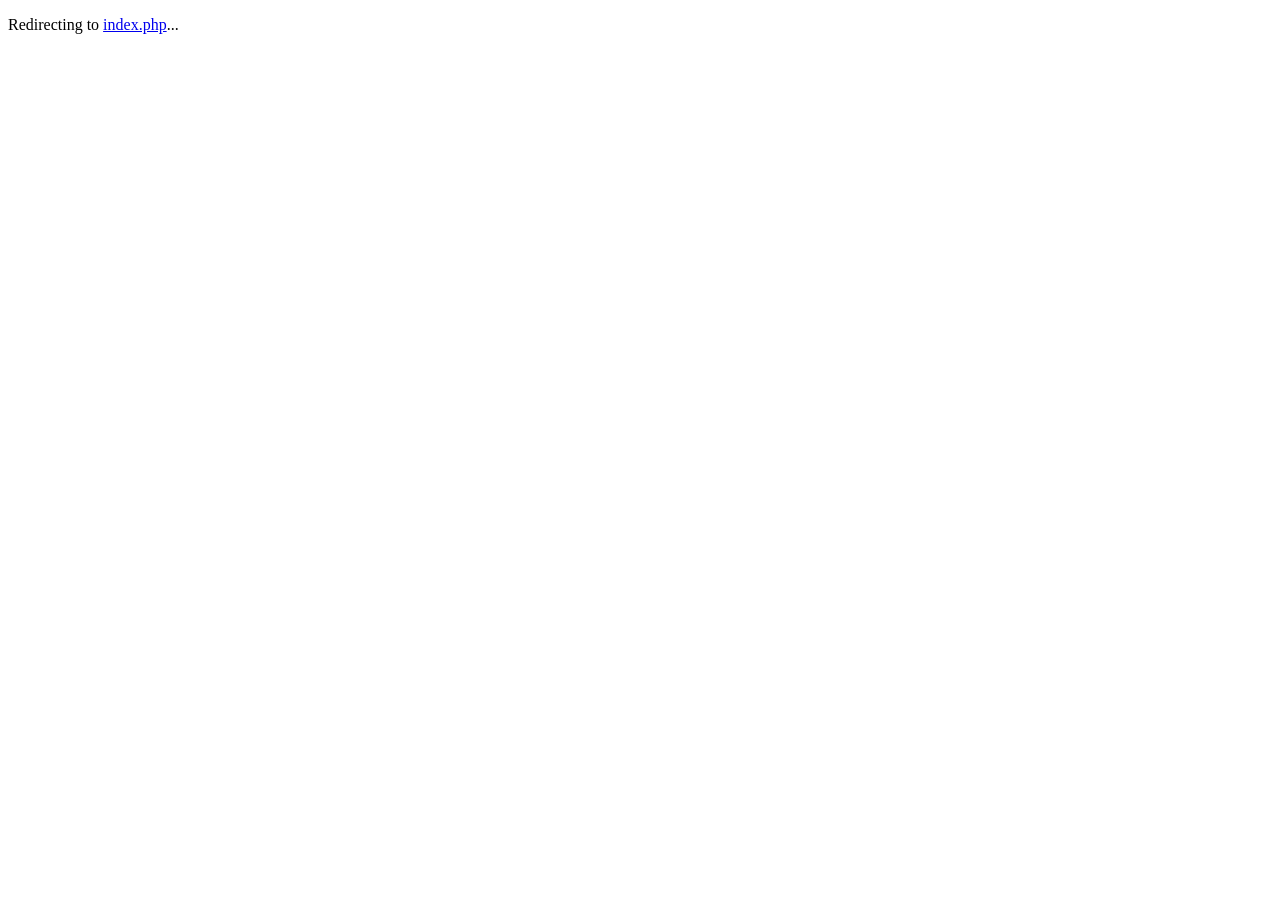
<file: index.html>
<!DOCTYPE html>
<html lang="en">
<head>
  <meta charset="utf-8">
  <meta http-equiv="refresh" content="0; url=index.php">
  <title>Redirecting...</title>
</head>
<body>
  <p>Redirecting to <a href="index.php">index.php</a>...</p>
</body>
</html>
</file>
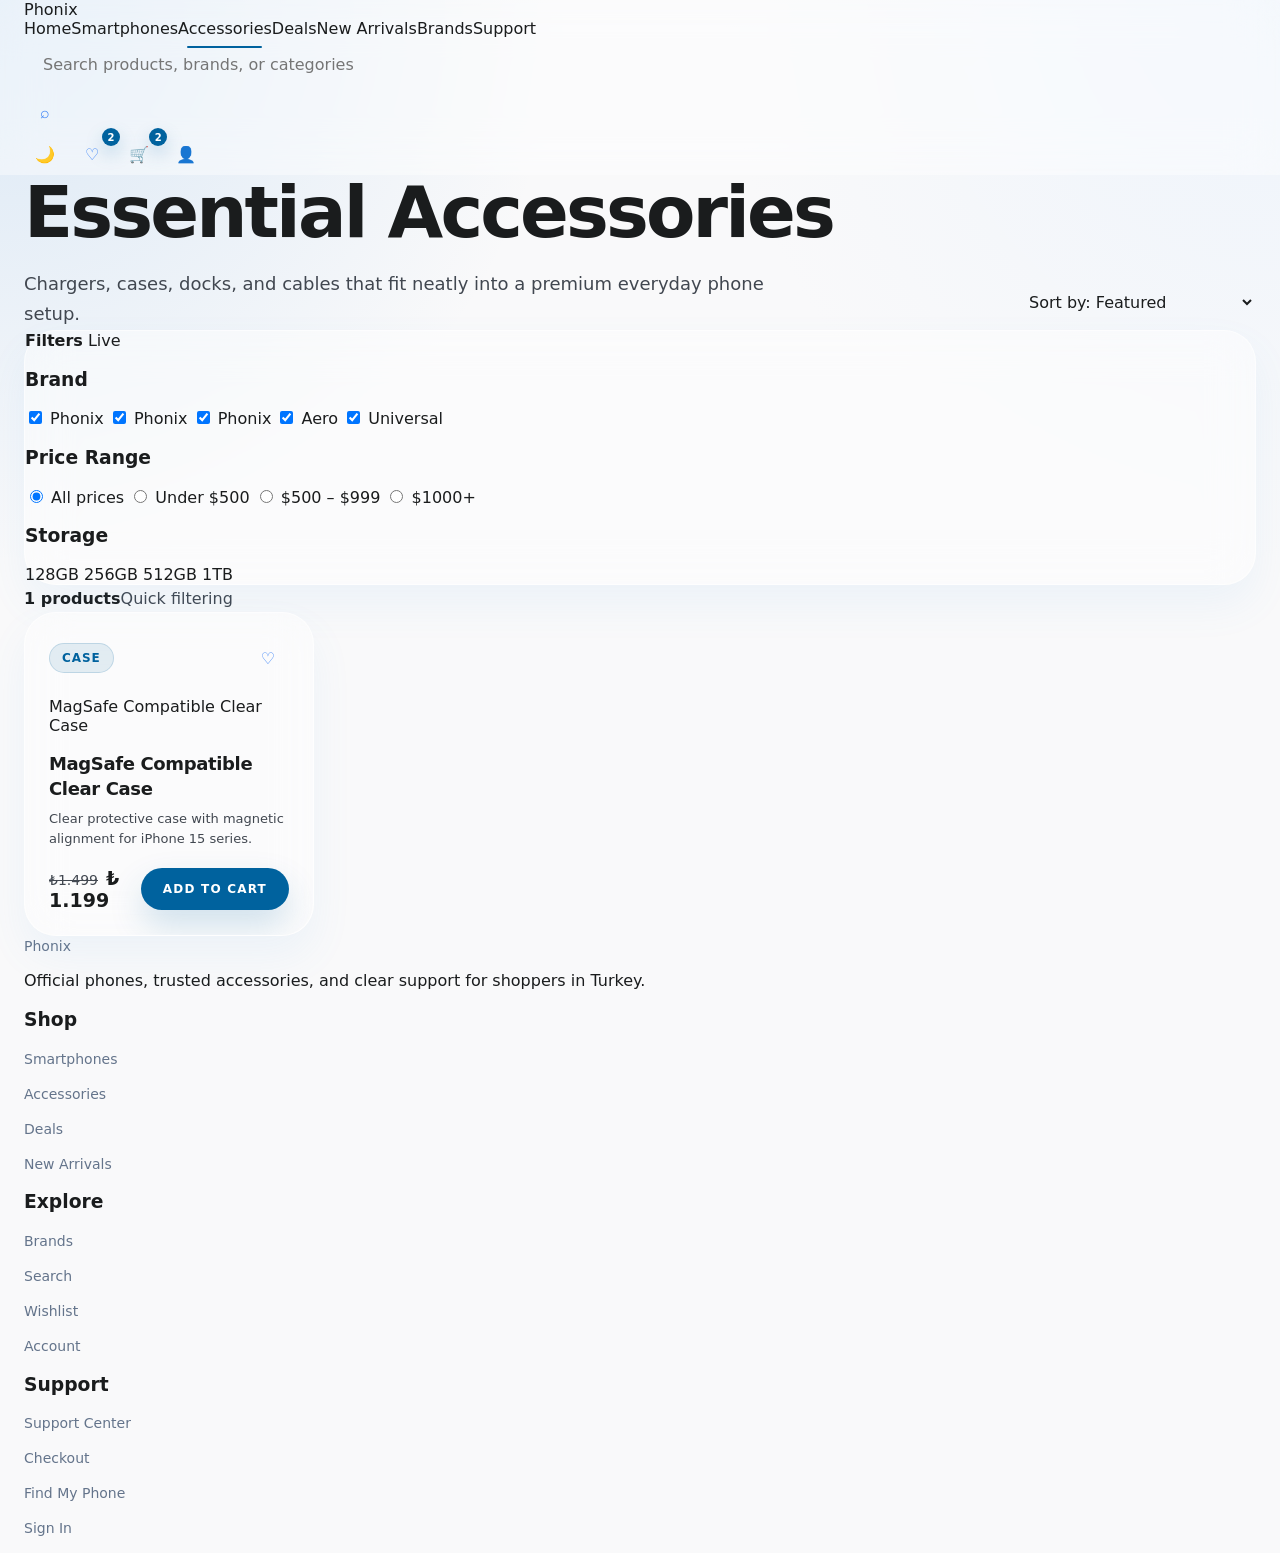
<file: accessories.html>
<!doctype html>
<html lang="en">
<head>
  <meta charset="utf-8">
  <meta name="viewport" content="width=device-width,initial-scale=1">
  <title>Phonix - Accessories</title>
  <meta name="description" content="Official phones, accessories, deals, and support for shoppers in Turkey.">
  <link rel="stylesheet" href="assets/css/style.css">
  <script defer src="assets/js/app.js"></script>
</head>
<body data-page="accessories">
  <div class="site-shell">
    
<header class="topbar">
  <div class="container">
    <div class="topbar-inner">
      <a class="brand" href="index.php">
        <span class="brand-mark" aria-hidden="true"></span>
        <span>Phonix</span>
      </a>
      <nav class="nav-links desktop-nav" aria-label="Primary navigation"><a href="index.php">Home</a><a href="smartphones.html" class="">Smartphones</a><a href="accessories.html" class="active">Accessories</a><a href="deals.html" class="">Deals</a><a href="new-arrivals.html" class="">New Arrivals</a><a href="brands.html" class="">Brands</a><a href="support.html" class="">Support</a></nav>
      <div class="top-actions">
        <form class="search-form-inline js-search-form desktop-only" action="search.html" style="min-width:260px">
          <input type="search" name="q" placeholder="Search products, brands, or categories">
          <button class="icon-btn search-btn" type="submit" aria-label="Search">⌕</button>
        </form>
        <button class="icon-btn js-theme" type="button" title="Toggle theme">🌙</button>
        <a class="icon-btn desktop-only" href="wishlist.html" title="Wishlist" style="position:relative">♡<span class="count js-wishlist-count">0</span></a>
        <a class="icon-btn desktop-only" href="checkout.html" title="Cart" style="position:relative">🛒<span class="count js-cart-count">0</span></a>
        <a class="icon-btn desktop-only" href="account.html" title="Account">👤</a>
        <button class="icon-btn mobile-toggle js-mobile-toggle" type="button" title="Menu">☰</button>
      </div>
    </div>
    <nav class="mobile-nav"><a href="index.php">Home</a><a href="smartphones.html">Smartphones</a><a href="accessories.html">Accessories</a><a href="deals.html">Deals</a><a href="new-arrivals.html">New Arrivals</a><a href="brands.html">Brands</a><a href="support.html">Support</a><a href="wishlist.html">Wishlist</a><a href="auth.html">Sign In</a></nav>
  </div>
</header>
<div class="js-toast" style="position:fixed;left:50%;transform:translateX(-50%);bottom:22px;z-index:200;background:var(--text);color:var(--bg);padding:.85rem 1rem;border-radius:999px;display:none"></div>

    <main>
<section class="container">
  <div class="page-head">
    <div>
      <h1>Essential Accessories</h1>
      <p>Chargers, cases, docks, and cables that fit neatly into a premium everyday phone setup.</p>
    </div>
    <div style="min-width:250px">
      <select id="sort" class="select">
        <option value="featured">Sort by: Featured</option>
        <option value="price-asc">Price: Low to High</option>
        <option value="price-desc">Price: High to Low</option>
        <option value="name">Name</option>
      </select>
    </div>
  </div>
  <div class="layout-sidebar">
    
<aside class="card filter-box">
  <div class="sort-line">
    <strong>Filters</strong>
    <span class="kbd">Live</span>
  </div>
  <div class="filter-group">
    <h3>Brand</h3>
    <div class="filter-list">
      <label class="check"><input type="checkbox" name="brand" value="Phonix" checked> Phonix</label>
      <label class="check"><input type="checkbox" name="brand" value="Phonix" checked> Phonix</label>
      <label class="check"><input type="checkbox" name="brand" value="Phonix" checked> Phonix</label>
      <label class="check"><input type="checkbox" name="brand" value="Aero" checked> Aero</label>
      <label class="check"><input type="checkbox" name="brand" value="Universal" checked> Universal</label>
    </div>
  </div>
  <div class="filter-group">
    <h3>Price Range</h3>
    <div class="filter-list">
      <label class="check"><input type="radio" name="price" value="all" checked> All prices</label>
      <label class="check"><input type="radio" name="price" value="under-500"> Under $500</label>
      <label class="check"><input type="radio" name="price" value="500-999"> $500 – $999</label>
      <label class="check"><input type="radio" name="price" value="1000+"> $1000+</label>
    </div>
  </div>
  <div class="filter-group">
    <h3>Storage</h3>
    <div class="inline-pills">
      <span class="pill active">128GB</span>
      <span class="pill">256GB</span>
      <span class="pill">512GB</span>
      <span class="pill">1TB</span>
    </div>
  </div>
</aside>

    <section>
      <div class="sort-line"><strong id="listing-count">0 products</strong><span class="muted">Quick filtering</span></div>
      <div id="listing-grid" class="product-grid"></div>
    </section>
  </div>
</section>
</main>
    
<footer class="footer">
  <div class="container footer-grid">
    <div>
      <a class="brand footer-brand" href="index.php">
        <span class="brand-mark" aria-hidden="true"></span>
        <span>Phonix</span>
      </a>
      <p class="footer-copy">Official phones, trusted accessories, and clear support for shoppers in Turkey.</p>
    </div>
    <div>
      <h3>Shop</h3>
      <p><a href="smartphones.html">Smartphones</a></p>
      <p><a href="accessories.html">Accessories</a></p>
      <p><a href="deals.html">Deals</a></p>
      <p><a href="new-arrivals.html">New Arrivals</a></p>
    </div>
    <div>
      <h3>Explore</h3>
      <p><a href="brands.html">Brands</a></p>
      <p><a href="search.html">Search</a></p>
      <p><a href="wishlist.html">Wishlist</a></p>
      <p><a href="account.html">Account</a></p>
    </div>
    <div>
      <h3>Support</h3>
      <p><a href="support.html">Support Center</a></p>
      <p><a href="checkout.html">Checkout</a></p>
      <p><a href="phone-finder.php">Find My Phone</a></p>
      <p><a href="auth.html">Sign In</a></p>
    </div>
  </div>
</footer>

  </div>
</body>
</html>
</file>
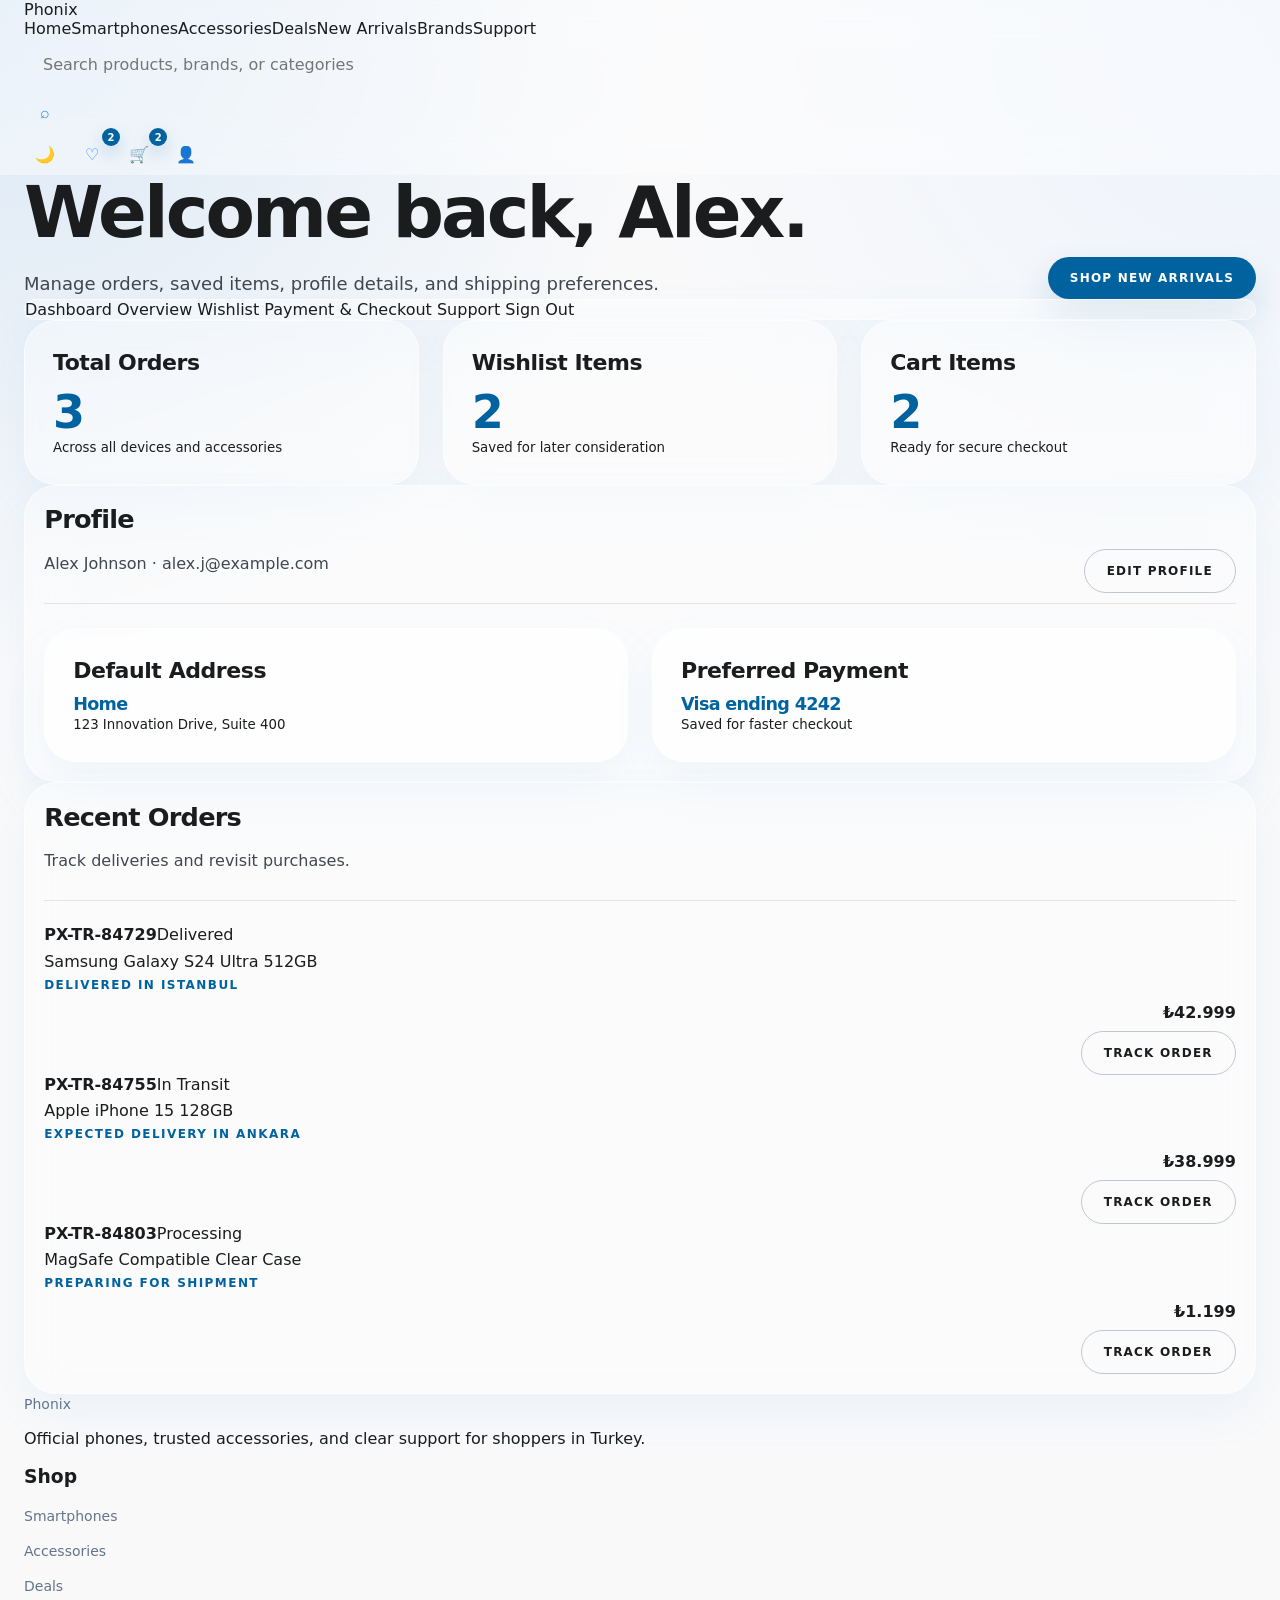
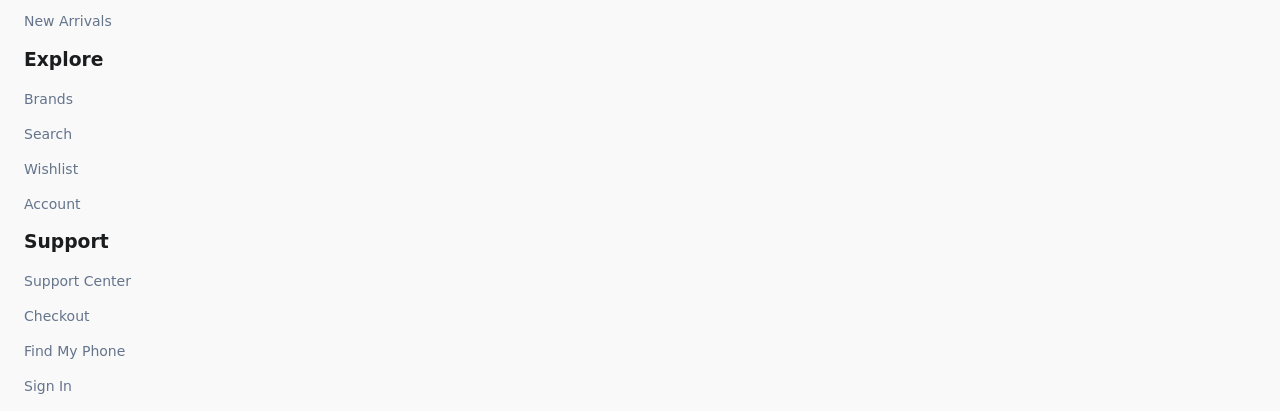
<file: account.html>
<!doctype html>
<html lang="en">
<head>
  <meta charset="utf-8">
  <meta name="viewport" content="width=device-width,initial-scale=1">
  <title>Phonix - Account Dashboard</title>
  <meta name="description" content="Official phones, accessories, deals, and support for shoppers in Turkey.">
  <link rel="stylesheet" href="assets/css/style.css">
  <script defer src="assets/js/app.js"></script>
</head>
<body data-page="account">
  <div class="site-shell">
    
<header class="topbar">
  <div class="container">
    <div class="topbar-inner">
      <a class="brand" href="index.php">
        <span class="brand-mark" aria-hidden="true"></span>
        <span>Phonix</span>
      </a>
      <nav class="nav-links desktop-nav" aria-label="Primary navigation"><a href="index.php">Home</a><a href="smartphones.html" class="">Smartphones</a><a href="accessories.html" class="">Accessories</a><a href="deals.html" class="">Deals</a><a href="new-arrivals.html" class="">New Arrivals</a><a href="brands.html" class="">Brands</a><a href="support.html" class="">Support</a></nav>
      <div class="top-actions">
        <form class="search-form-inline js-search-form desktop-only" action="search.html" style="min-width:260px">
          <input type="search" name="q" placeholder="Search products, brands, or categories">
          <button class="icon-btn search-btn" type="submit" aria-label="Search">⌕</button>
        </form>
        <button class="icon-btn js-theme" type="button" title="Toggle theme">🌙</button>
        <a class="icon-btn desktop-only" href="wishlist.html" title="Wishlist" style="position:relative">♡<span class="count js-wishlist-count">0</span></a>
        <a class="icon-btn desktop-only" href="checkout.html" title="Cart" style="position:relative">🛒<span class="count js-cart-count">0</span></a>
        <a class="icon-btn desktop-only" href="account.html" title="Account">👤</a>
        <button class="icon-btn mobile-toggle js-mobile-toggle" type="button" title="Menu">☰</button>
      </div>
    </div>
    <nav class="mobile-nav"><a href="index.php">Home</a><a href="smartphones.html">Smartphones</a><a href="accessories.html">Accessories</a><a href="deals.html">Deals</a><a href="new-arrivals.html">New Arrivals</a><a href="brands.html">Brands</a><a href="support.html">Support</a><a href="wishlist.html">Wishlist</a><a href="auth.html">Sign In</a></nav>
  </div>
</header>
<div class="js-toast" style="position:fixed;left:50%;transform:translateX(-50%);bottom:22px;z-index:200;background:var(--text);color:var(--bg);padding:.85rem 1rem;border-radius:999px;display:none"></div>

    <main>
<section class="container">
  <div class="page-head">
    <div>
      <h1>Welcome back, Alex.</h1>
      <p>Manage orders, saved items, profile details, and shipping preferences.</p>
    </div>
    <a class="primary-btn" href="new-arrivals.html">Shop New Arrivals</a>
  </div>
  <div class="account-wrap">
    <aside class="card account-side">
      <a class="active" href="account.html">Dashboard Overview</a>
      <a href="wishlist.html">Wishlist</a>
      <a href="checkout.html">Payment & Checkout</a>
      <a href="support.html">Support</a>
      <a href="auth.html">Sign Out</a>
    </aside>
    <section class="account-main">
      <div id="account-stats" class="stats-row"></div>
      <article class="card account-card" style="padding:1.2rem">
        <div class="section-head">
          <div><h2 style="font-size:1.6rem">Profile</h2><p>Alex Johnson · alex.j@example.com</p></div>
          <button class="outline-btn">Edit Profile</button>
        </div>
        <div class="grid-2">
          <div class="stats-card"><h3>Default Address</h3><strong style="font-size:1.1rem">Home</strong><small>123 Innovation Drive, Suite 400</small></div>
          <div class="stats-card"><h3>Preferred Payment</h3><strong style="font-size:1.1rem">Visa ending 4242</strong><small>Saved for faster checkout</small></div>
        </div>
      </article>
      <article class="card account-card" style="padding:1.2rem">
        <div class="section-head"><div><h2 style="font-size:1.6rem">Recent Orders</h2><p>Track deliveries and revisit purchases.</p></div></div>
        <div id="account-orders" class="order-list"></div>
      </article>
    </section>
  </div>
</section>
</main>
    
<footer class="footer">
  <div class="container footer-grid">
    <div>
      <a class="brand footer-brand" href="index.php">
        <span class="brand-mark" aria-hidden="true"></span>
        <span>Phonix</span>
      </a>
      <p class="footer-copy">Official phones, trusted accessories, and clear support for shoppers in Turkey.</p>
    </div>
    <div>
      <h3>Shop</h3>
      <p><a href="smartphones.html">Smartphones</a></p>
      <p><a href="accessories.html">Accessories</a></p>
      <p><a href="deals.html">Deals</a></p>
      <p><a href="new-arrivals.html">New Arrivals</a></p>
    </div>
    <div>
      <h3>Explore</h3>
      <p><a href="brands.html">Brands</a></p>
      <p><a href="search.html">Search</a></p>
      <p><a href="wishlist.html">Wishlist</a></p>
      <p><a href="account.html">Account</a></p>
    </div>
    <div>
      <h3>Support</h3>
      <p><a href="support.html">Support Center</a></p>
      <p><a href="checkout.html">Checkout</a></p>
      <p><a href="phone-finder.php">Find My Phone</a></p>
      <p><a href="auth.html">Sign In</a></p>
    </div>
  </div>
</footer>

  </div>
</body>
</html>
</file>
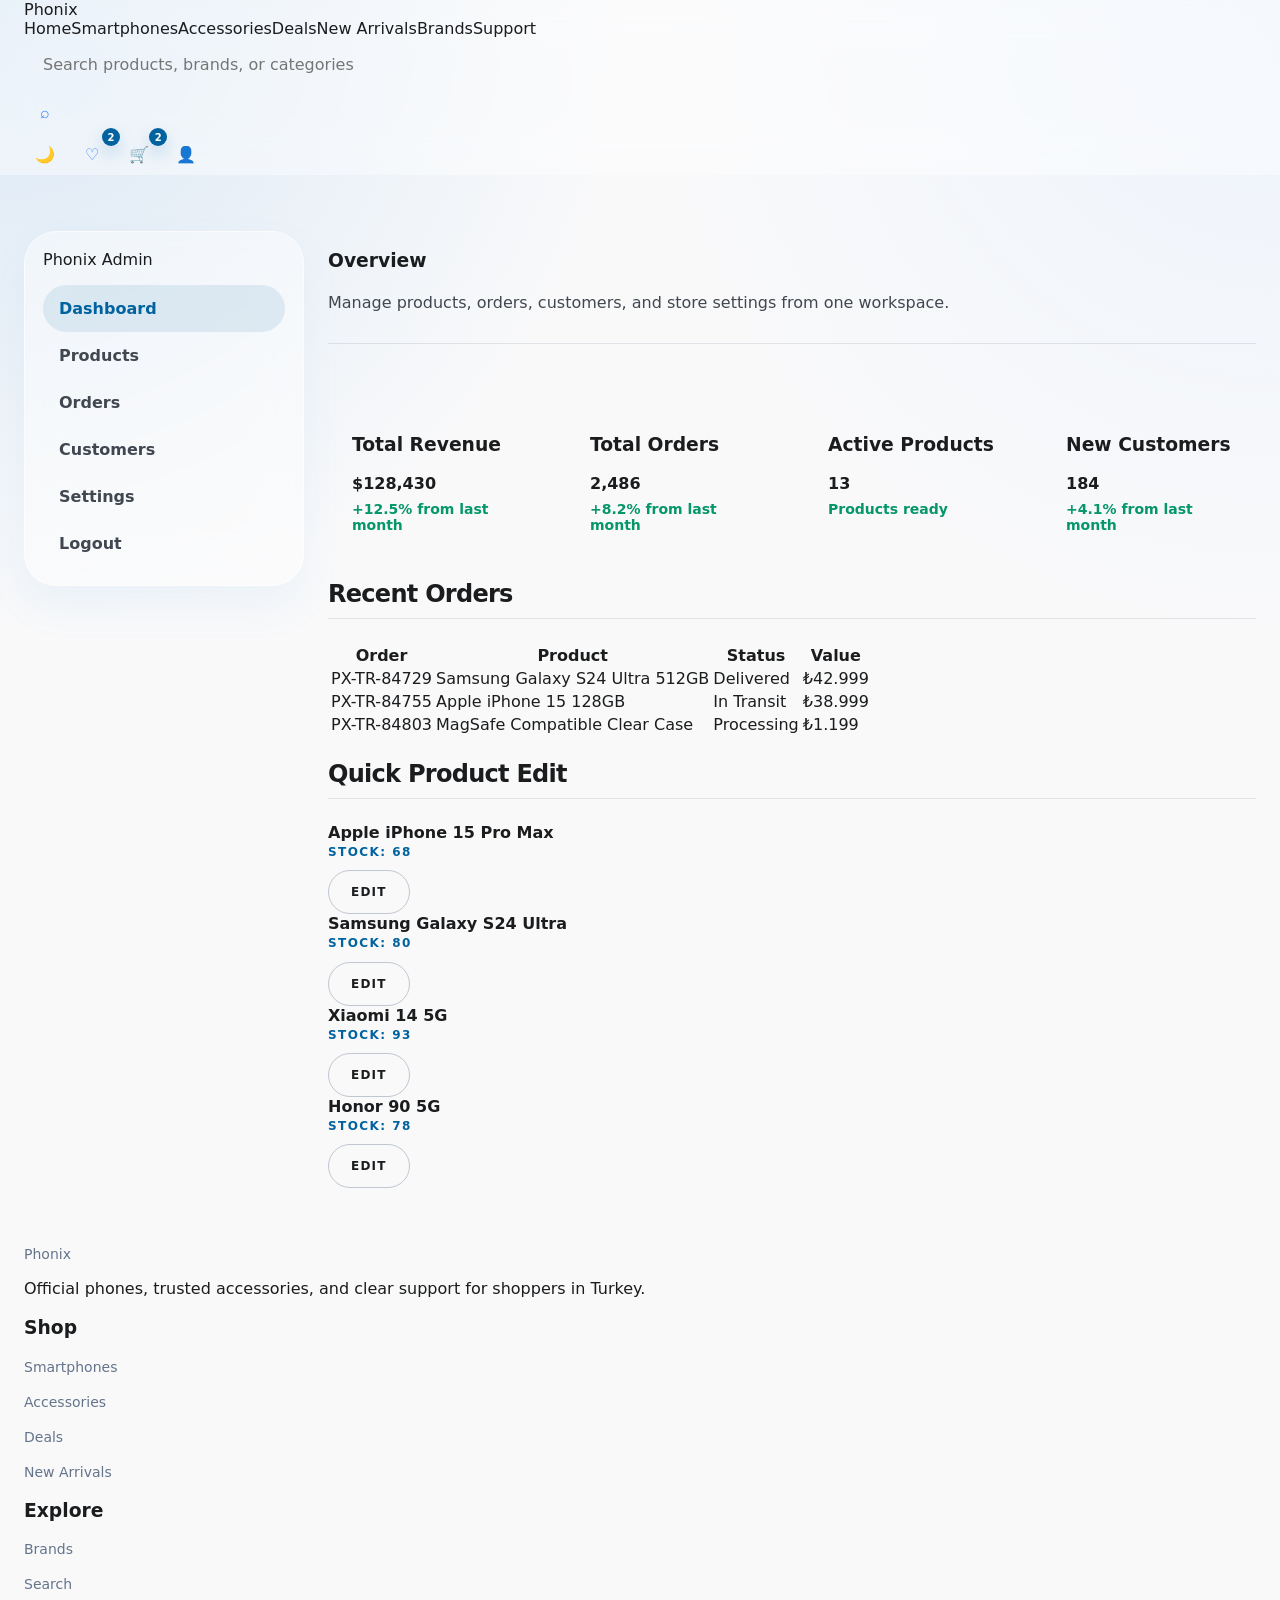
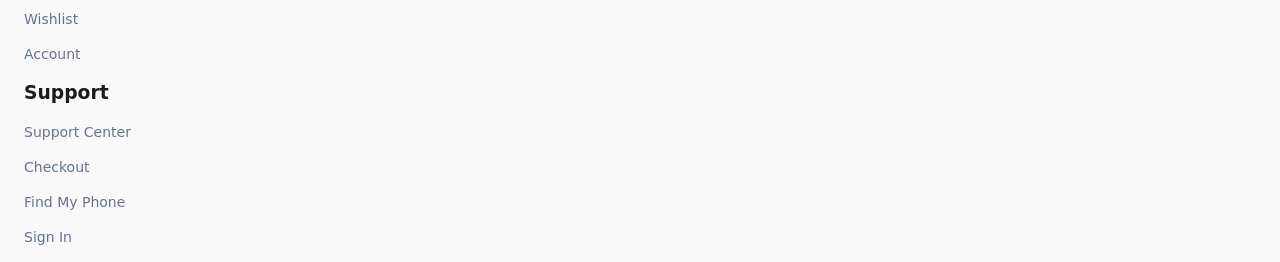
<file: admin.html>
<!doctype html>
<html lang="en">
<head>
  <meta charset="utf-8">
  <meta name="viewport" content="width=device-width,initial-scale=1">
  <title>Phonix - Admin Dashboard</title>
  <meta name="description" content="Official phones, accessories, deals, and support for shoppers in Turkey.">
  <link rel="stylesheet" href="assets/css/style.css">
  <script defer src="assets/js/app.js"></script>
</head>
<body data-page="admin">
  <div class="site-shell">
    
<header class="topbar">
  <div class="container">
    <div class="topbar-inner">
      <a class="brand" href="index.php">
        <span class="brand-mark" aria-hidden="true"></span>
        <span>Phonix</span>
      </a>
      <nav class="nav-links desktop-nav" aria-label="Primary navigation"><a href="index.php">Home</a><a href="smartphones.html" class="">Smartphones</a><a href="accessories.html" class="">Accessories</a><a href="deals.html" class="">Deals</a><a href="new-arrivals.html" class="">New Arrivals</a><a href="brands.html" class="">Brands</a><a href="support.html" class="">Support</a></nav>
      <div class="top-actions">
        <form class="search-form-inline js-search-form desktop-only" action="search.html" style="min-width:260px">
          <input type="search" name="q" placeholder="Search products, brands, or categories">
          <button class="icon-btn search-btn" type="submit" aria-label="Search">⌕</button>
        </form>
        <button class="icon-btn js-theme" type="button" title="Toggle theme">🌙</button>
        <a class="icon-btn desktop-only" href="wishlist.html" title="Wishlist" style="position:relative">♡<span class="count js-wishlist-count">0</span></a>
        <a class="icon-btn desktop-only" href="checkout.html" title="Cart" style="position:relative">🛒<span class="count js-cart-count">0</span></a>
        <a class="icon-btn desktop-only" href="account.html" title="Account">👤</a>
        <button class="icon-btn mobile-toggle js-mobile-toggle" type="button" title="Menu">☰</button>
      </div>
    </div>
    <nav class="mobile-nav"><a href="index.php">Home</a><a href="smartphones.html">Smartphones</a><a href="accessories.html">Accessories</a><a href="deals.html">Deals</a><a href="new-arrivals.html">New Arrivals</a><a href="brands.html">Brands</a><a href="support.html">Support</a><a href="wishlist.html">Wishlist</a><a href="auth.html">Sign In</a></nav>
  </div>
</header>
<div class="js-toast" style="position:fixed;left:50%;transform:translateX(-50%);bottom:22px;z-index:200;background:var(--text);color:var(--bg);padding:.85rem 1rem;border-radius:999px;display:none"></div>

    <main>
<section class="container">
  <div class="admin-wrap">
    <aside class="card admin-sidebar">
      <div class="brand" style="margin-bottom:1rem"><span class="brand-mark"></span><span>Phonix Admin</span></div>
      <a class="admin-link active" href="admin.html">Dashboard</a>
      <a class="admin-link" href="smartphones.html">Products</a>
      <a class="admin-link" href="checkout.html">Orders</a>
      <a class="admin-link" href="account.html">Customers</a>
      <a class="admin-link" href="support.html">Settings</a>
      <a class="admin-link" href="auth.html">Logout</a>
    </aside>
    <section class="admin-main">
      <div class="section-head"><div><h1>Overview</h1><p>Manage products, orders, customers, and store settings from one workspace.</p></div></div>
      <div id="admin-metrics" class="metrics-grid"></div>
      <article class="table-card">
        <div class="section-head"><div><h2 style="font-size:1.5rem">Recent Orders</h2></div></div>
        <table class="table">
          <thead><tr><th>Order</th><th>Product</th><th>Status</th><th>Value</th></tr></thead>
          <tbody id="admin-orders"></tbody>
        </table>
      </article>
      <article class="table-card">
        <div class="section-head"><div><h2 style="font-size:1.5rem">Quick Product Edit</h2></div></div>
        <div id="admin-quick" class="helper-grid"></div>
      </article>
    </section>
  </div>
</section>
</main>
    
<footer class="footer">
  <div class="container footer-grid">
    <div>
      <a class="brand footer-brand" href="index.php">
        <span class="brand-mark" aria-hidden="true"></span>
        <span>Phonix</span>
      </a>
      <p class="footer-copy">Official phones, trusted accessories, and clear support for shoppers in Turkey.</p>
    </div>
    <div>
      <h3>Shop</h3>
      <p><a href="smartphones.html">Smartphones</a></p>
      <p><a href="accessories.html">Accessories</a></p>
      <p><a href="deals.html">Deals</a></p>
      <p><a href="new-arrivals.html">New Arrivals</a></p>
    </div>
    <div>
      <h3>Explore</h3>
      <p><a href="brands.html">Brands</a></p>
      <p><a href="search.html">Search</a></p>
      <p><a href="wishlist.html">Wishlist</a></p>
      <p><a href="account.html">Account</a></p>
    </div>
    <div>
      <h3>Support</h3>
      <p><a href="support.html">Support Center</a></p>
      <p><a href="checkout.html">Checkout</a></p>
      <p><a href="phone-finder.php">Find My Phone</a></p>
      <p><a href="auth.html">Sign In</a></p>
    </div>
  </div>
</footer>

  </div>
</body>
</html>
</file>
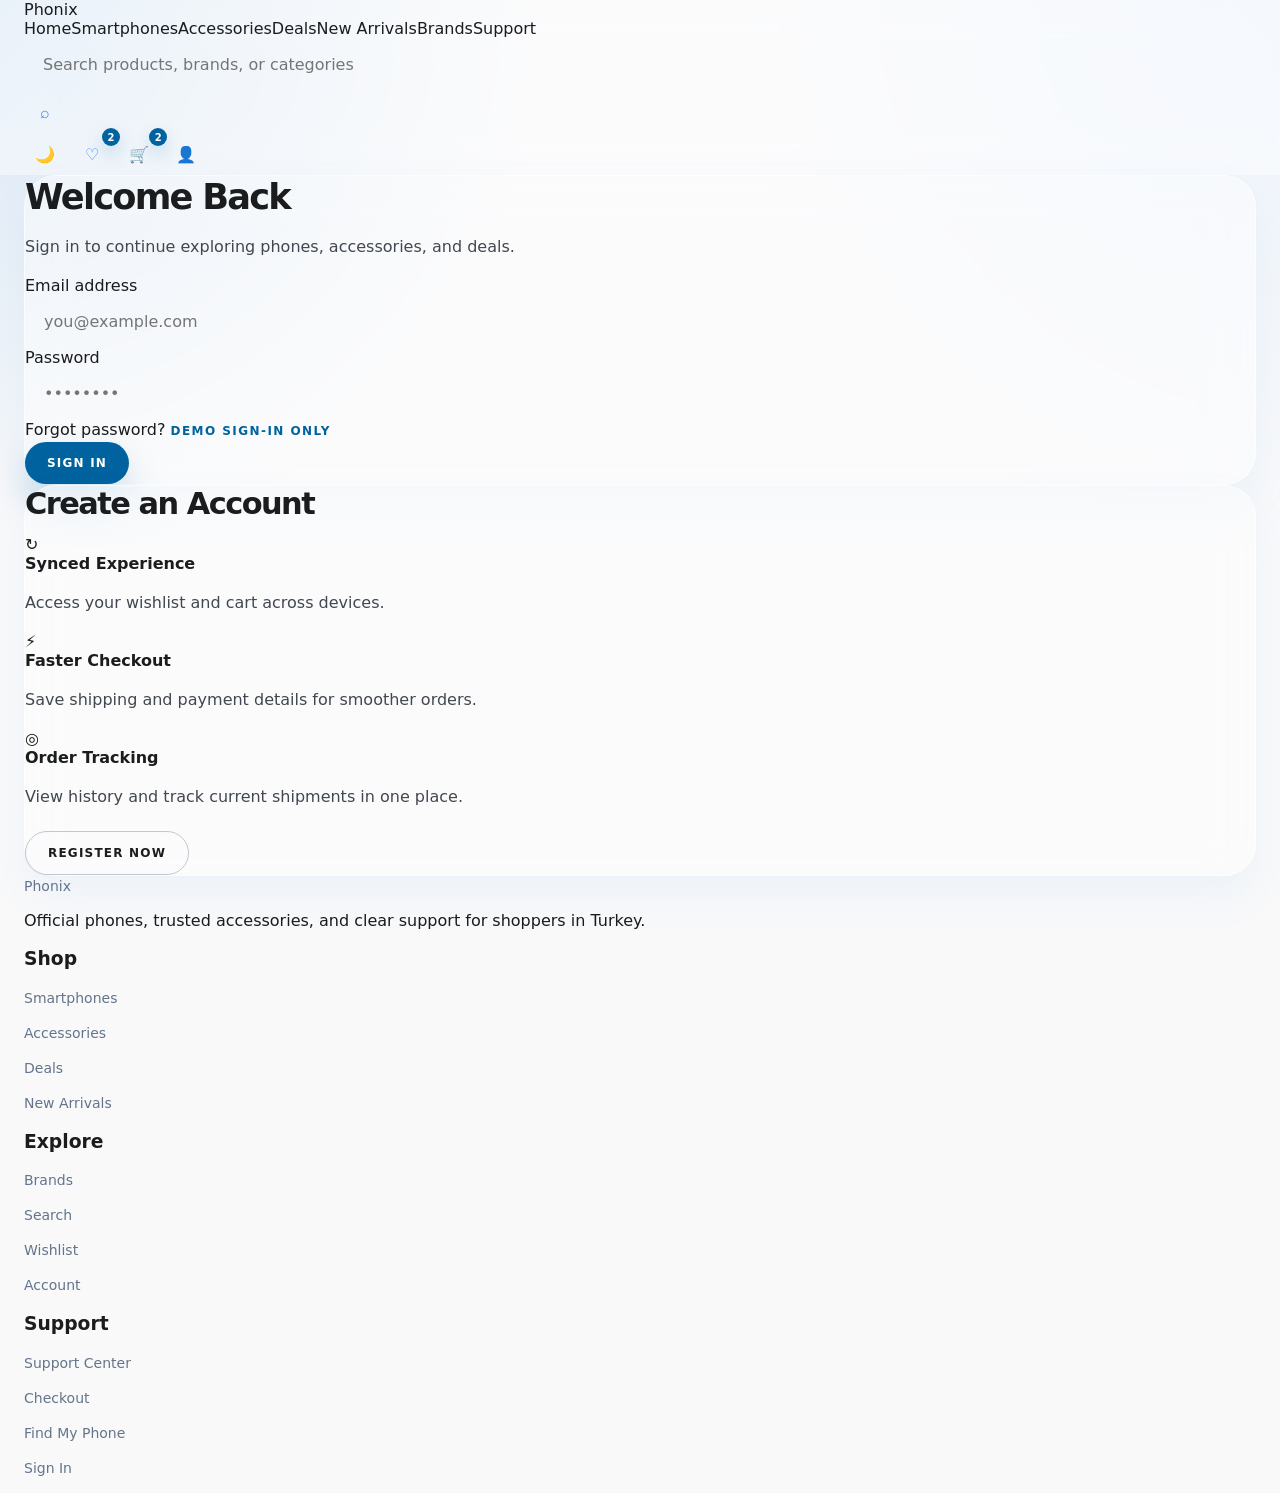
<file: auth.html>
<!doctype html>
<html lang="en">
<head>
  <meta charset="utf-8">
  <meta name="viewport" content="width=device-width,initial-scale=1">
  <title>Phonix - Authentication</title>
  <meta name="description" content="Official phones, accessories, deals, and support for shoppers in Turkey.">
  <link rel="stylesheet" href="assets/css/style.css">
  <script defer src="assets/js/app.js"></script>
</head>
<body data-page="auth">
  <div class="site-shell">
    
<header class="topbar">
  <div class="container">
    <div class="topbar-inner">
      <a class="brand" href="index.php">
        <span class="brand-mark" aria-hidden="true"></span>
        <span>Phonix</span>
      </a>
      <nav class="nav-links desktop-nav" aria-label="Primary navigation"><a href="index.php">Home</a><a href="smartphones.html" class="">Smartphones</a><a href="accessories.html" class="">Accessories</a><a href="deals.html" class="">Deals</a><a href="new-arrivals.html" class="">New Arrivals</a><a href="brands.html" class="">Brands</a><a href="support.html" class="">Support</a></nav>
      <div class="top-actions">
        <form class="search-form-inline js-search-form desktop-only" action="search.html" style="min-width:260px">
          <input type="search" name="q" placeholder="Search products, brands, or categories">
          <button class="icon-btn search-btn" type="submit" aria-label="Search">⌕</button>
        </form>
        <button class="icon-btn js-theme" type="button" title="Toggle theme">🌙</button>
        <a class="icon-btn desktop-only" href="wishlist.html" title="Wishlist" style="position:relative">♡<span class="count js-wishlist-count">0</span></a>
        <a class="icon-btn desktop-only" href="checkout.html" title="Cart" style="position:relative">🛒<span class="count js-cart-count">0</span></a>
        <a class="icon-btn desktop-only" href="account.html" title="Account">👤</a>
        <button class="icon-btn mobile-toggle js-mobile-toggle" type="button" title="Menu">☰</button>
      </div>
    </div>
    <nav class="mobile-nav"><a href="index.php">Home</a><a href="smartphones.html">Smartphones</a><a href="accessories.html">Accessories</a><a href="deals.html">Deals</a><a href="new-arrivals.html">New Arrivals</a><a href="brands.html">Brands</a><a href="support.html">Support</a><a href="wishlist.html">Wishlist</a><a href="auth.html">Sign In</a></nav>
  </div>
</header>
<div class="js-toast" style="position:fixed;left:50%;transform:translateX(-50%);bottom:22px;z-index:200;background:var(--text);color:var(--bg);padding:.85rem 1rem;border-radius:999px;display:none"></div>

    <main>
<section class="container">
  <div class="auth-wrap">
    <article class="card auth-card">
      <h1 style="font-size:2.2rem;letter-spacing:-.05em;margin:0 0 .45rem">Welcome Back</h1>
      <p class="muted">Sign in to continue exploring phones, accessories, and deals.</p>
      <form id="auth-form" class="form-stack" style="margin-top:1rem">
        <label>Email address<input type="email" placeholder="you@example.com" required></label>
        <label>Password<input type="password" placeholder="••••••••" required></label>
        <div class="row space-between" style="gap:1rem;flex-wrap:wrap">
          <a class="small-link" href="support.html">Forgot password?</a>
          <span class="muted small">Demo sign-in only</span>
        </div>
        <button class="primary-btn" type="submit">Sign In</button>
      </form>
    </article>
    <article class="card benefits-card">
      <h2 style="font-size:1.9rem;letter-spacing:-.05em;margin:0 0 .9rem">Create an Account</h2>
      <div class="helper-grid">
        <div class="benefit"><div class="benefit-icon">↻</div><div><strong>Synced Experience</strong><p class="muted">Access your wishlist and cart across devices.</p></div></div>
        <div class="benefit"><div class="benefit-icon">⚡</div><div><strong>Faster Checkout</strong><p class="muted">Save shipping and payment details for smoother orders.</p></div></div>
        <div class="benefit"><div class="benefit-icon">◎</div><div><strong>Order Tracking</strong><p class="muted">View history and track current shipments in one place.</p></div></div>
      </div>
      <div style="margin-top:1.25rem">
        <a class="outline-btn" href="account.html" style="display:inline-block">Register Now</a>
      </div>
    </article>
  </div>
</section>
</main>
    
<footer class="footer">
  <div class="container footer-grid">
    <div>
      <a class="brand footer-brand" href="index.php">
        <span class="brand-mark" aria-hidden="true"></span>
        <span>Phonix</span>
      </a>
      <p class="footer-copy">Official phones, trusted accessories, and clear support for shoppers in Turkey.</p>
    </div>
    <div>
      <h3>Shop</h3>
      <p><a href="smartphones.html">Smartphones</a></p>
      <p><a href="accessories.html">Accessories</a></p>
      <p><a href="deals.html">Deals</a></p>
      <p><a href="new-arrivals.html">New Arrivals</a></p>
    </div>
    <div>
      <h3>Explore</h3>
      <p><a href="brands.html">Brands</a></p>
      <p><a href="search.html">Search</a></p>
      <p><a href="wishlist.html">Wishlist</a></p>
      <p><a href="account.html">Account</a></p>
    </div>
    <div>
      <h3>Support</h3>
      <p><a href="support.html">Support Center</a></p>
      <p><a href="checkout.html">Checkout</a></p>
      <p><a href="phone-finder.php">Find My Phone</a></p>
      <p><a href="auth.html">Sign In</a></p>
    </div>
  </div>
</footer>

  </div>
</body>
</html>
</file>
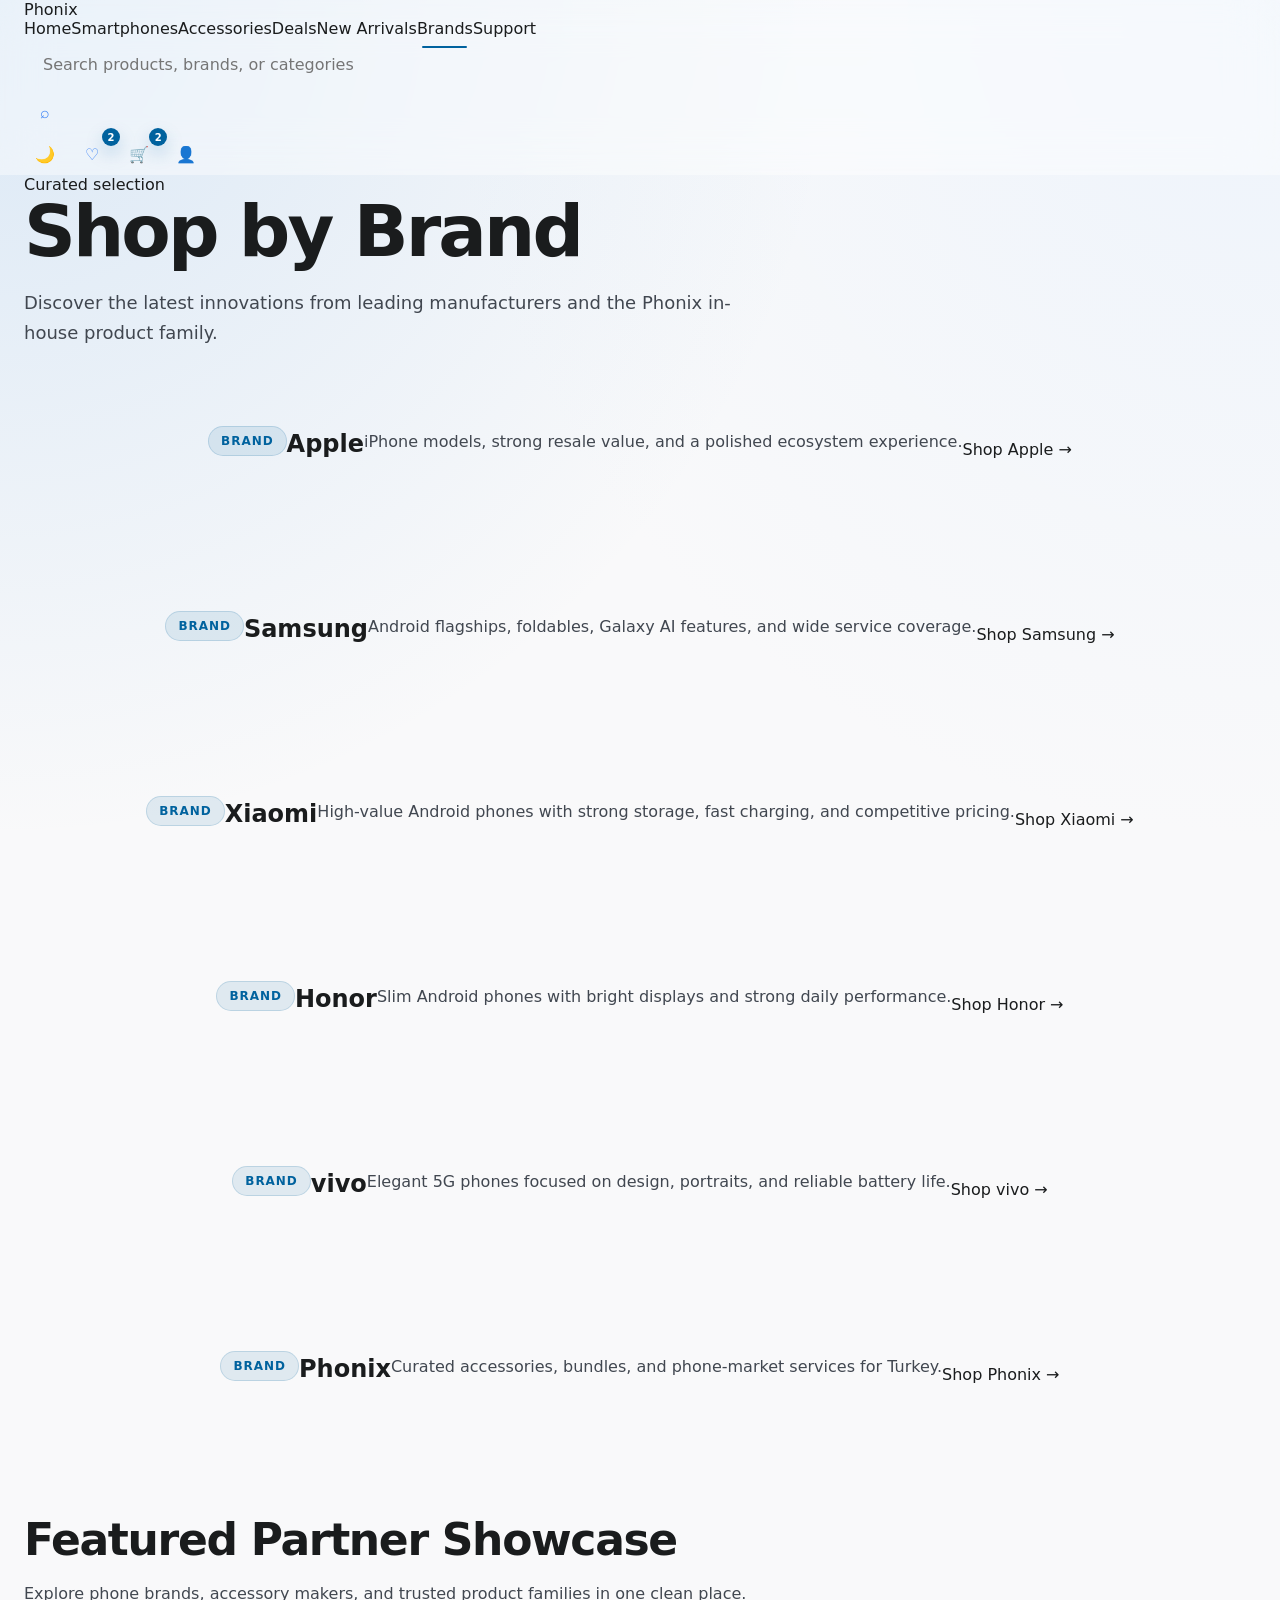
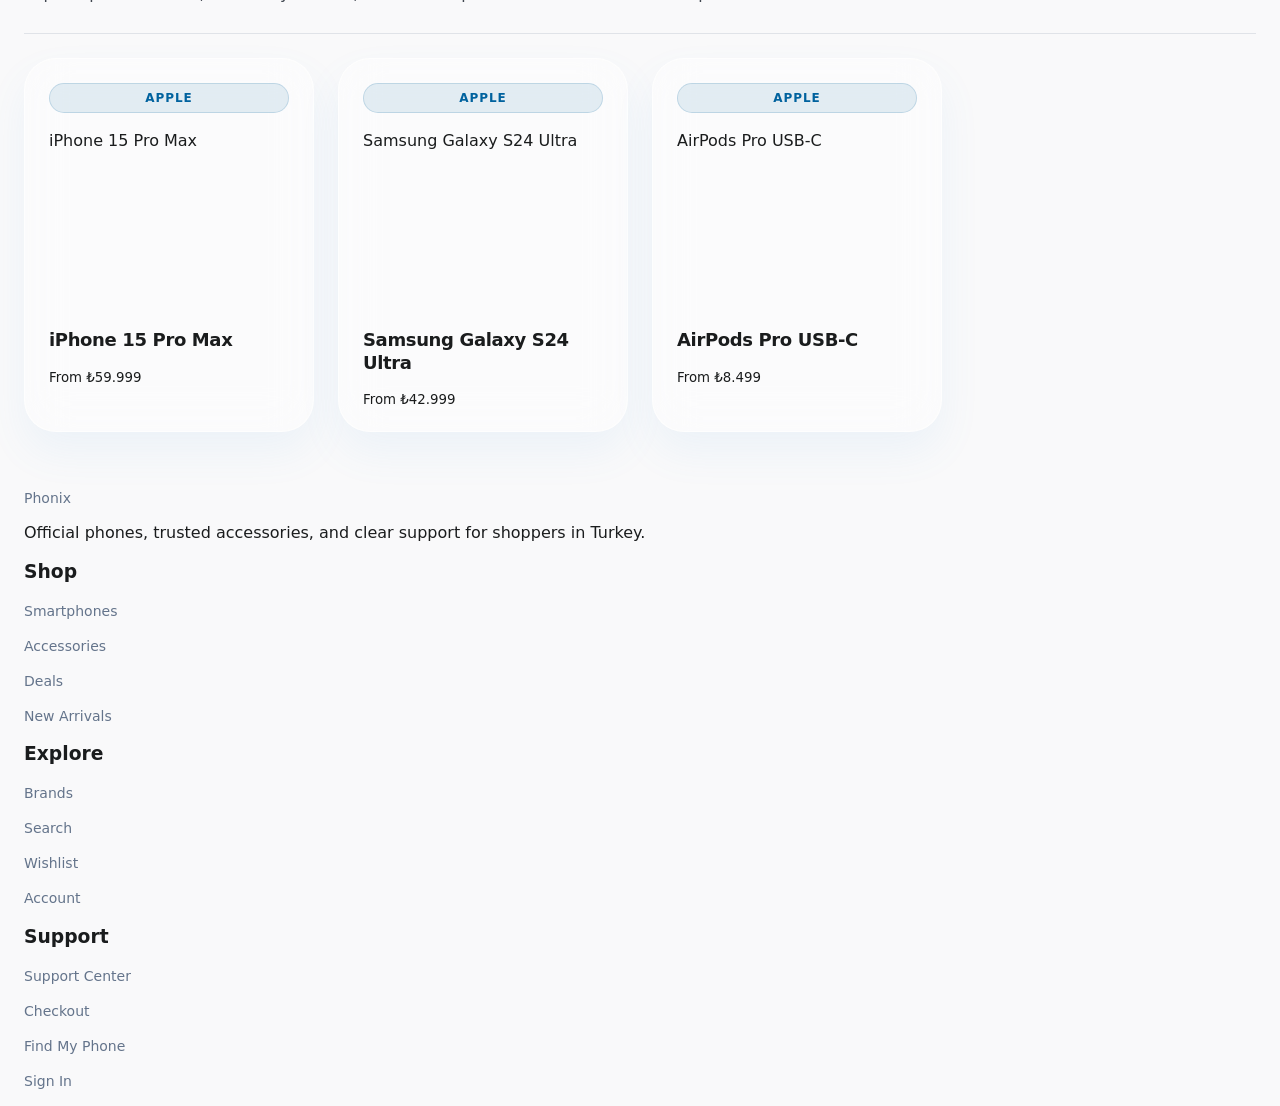
<file: brands.html>
<!doctype html>
<html lang="en">
<head>
  <meta charset="utf-8">
  <meta name="viewport" content="width=device-width,initial-scale=1">
  <title>Phonix - Brands</title>
  <meta name="description" content="Official phones, accessories, deals, and support for shoppers in Turkey.">
  <link rel="stylesheet" href="assets/css/style.css">
  <script defer src="assets/js/app.js"></script>
</head>
<body data-page="brands">
  <div class="site-shell">
    
<header class="topbar">
  <div class="container">
    <div class="topbar-inner">
      <a class="brand" href="index.php">
        <span class="brand-mark" aria-hidden="true"></span>
        <span>Phonix</span>
      </a>
      <nav class="nav-links desktop-nav" aria-label="Primary navigation"><a href="index.php">Home</a><a href="smartphones.html" class="">Smartphones</a><a href="accessories.html" class="">Accessories</a><a href="deals.html" class="">Deals</a><a href="new-arrivals.html" class="">New Arrivals</a><a href="brands.html" class="active">Brands</a><a href="support.html" class="">Support</a></nav>
      <div class="top-actions">
        <form class="search-form-inline js-search-form desktop-only" action="search.html" style="min-width:260px">
          <input type="search" name="q" placeholder="Search products, brands, or categories">
          <button class="icon-btn search-btn" type="submit" aria-label="Search">⌕</button>
        </form>
        <button class="icon-btn js-theme" type="button" title="Toggle theme">🌙</button>
        <a class="icon-btn desktop-only" href="wishlist.html" title="Wishlist" style="position:relative">♡<span class="count js-wishlist-count">0</span></a>
        <a class="icon-btn desktop-only" href="checkout.html" title="Cart" style="position:relative">🛒<span class="count js-cart-count">0</span></a>
        <a class="icon-btn desktop-only" href="account.html" title="Account">👤</a>
        <button class="icon-btn mobile-toggle js-mobile-toggle" type="button" title="Menu">☰</button>
      </div>
    </div>
    <nav class="mobile-nav"><a href="index.php">Home</a><a href="smartphones.html">Smartphones</a><a href="accessories.html">Accessories</a><a href="deals.html">Deals</a><a href="new-arrivals.html">New Arrivals</a><a href="brands.html">Brands</a><a href="support.html">Support</a><a href="wishlist.html">Wishlist</a><a href="auth.html">Sign In</a></nav>
  </div>
</header>
<div class="js-toast" style="position:fixed;left:50%;transform:translateX(-50%);bottom:22px;z-index:200;background:var(--text);color:var(--bg);padding:.85rem 1rem;border-radius:999px;display:none"></div>

    <main>
<section class="container">
  <div class="page-head">
    <div>
      <span class="eyebrow">Curated selection</span>
      <h1>Shop by Brand</h1>
      <p>Discover the latest innovations from leading manufacturers and the Phonix in-house product family.</p>
    </div>
  </div>
  <div id="brand-grid" class="grid-4"></div>

  <section class="section">
    <div class="section-head">
      <div>
        <h2>Featured Partner Showcase</h2>
        <p>Explore phone brands, accessory makers, and trusted product families in one clean place.</p>
      </div>
    </div>
    <div id="brand-showcase" class="product-grid"></div>
  </section>
</section>
</main>
    
<footer class="footer">
  <div class="container footer-grid">
    <div>
      <a class="brand footer-brand" href="index.php">
        <span class="brand-mark" aria-hidden="true"></span>
        <span>Phonix</span>
      </a>
      <p class="footer-copy">Official phones, trusted accessories, and clear support for shoppers in Turkey.</p>
    </div>
    <div>
      <h3>Shop</h3>
      <p><a href="smartphones.html">Smartphones</a></p>
      <p><a href="accessories.html">Accessories</a></p>
      <p><a href="deals.html">Deals</a></p>
      <p><a href="new-arrivals.html">New Arrivals</a></p>
    </div>
    <div>
      <h3>Explore</h3>
      <p><a href="brands.html">Brands</a></p>
      <p><a href="search.html">Search</a></p>
      <p><a href="wishlist.html">Wishlist</a></p>
      <p><a href="account.html">Account</a></p>
    </div>
    <div>
      <h3>Support</h3>
      <p><a href="support.html">Support Center</a></p>
      <p><a href="checkout.html">Checkout</a></p>
      <p><a href="phone-finder.php">Find My Phone</a></p>
      <p><a href="auth.html">Sign In</a></p>
    </div>
  </div>
</footer>

  </div>
</body>
</html>
</file>
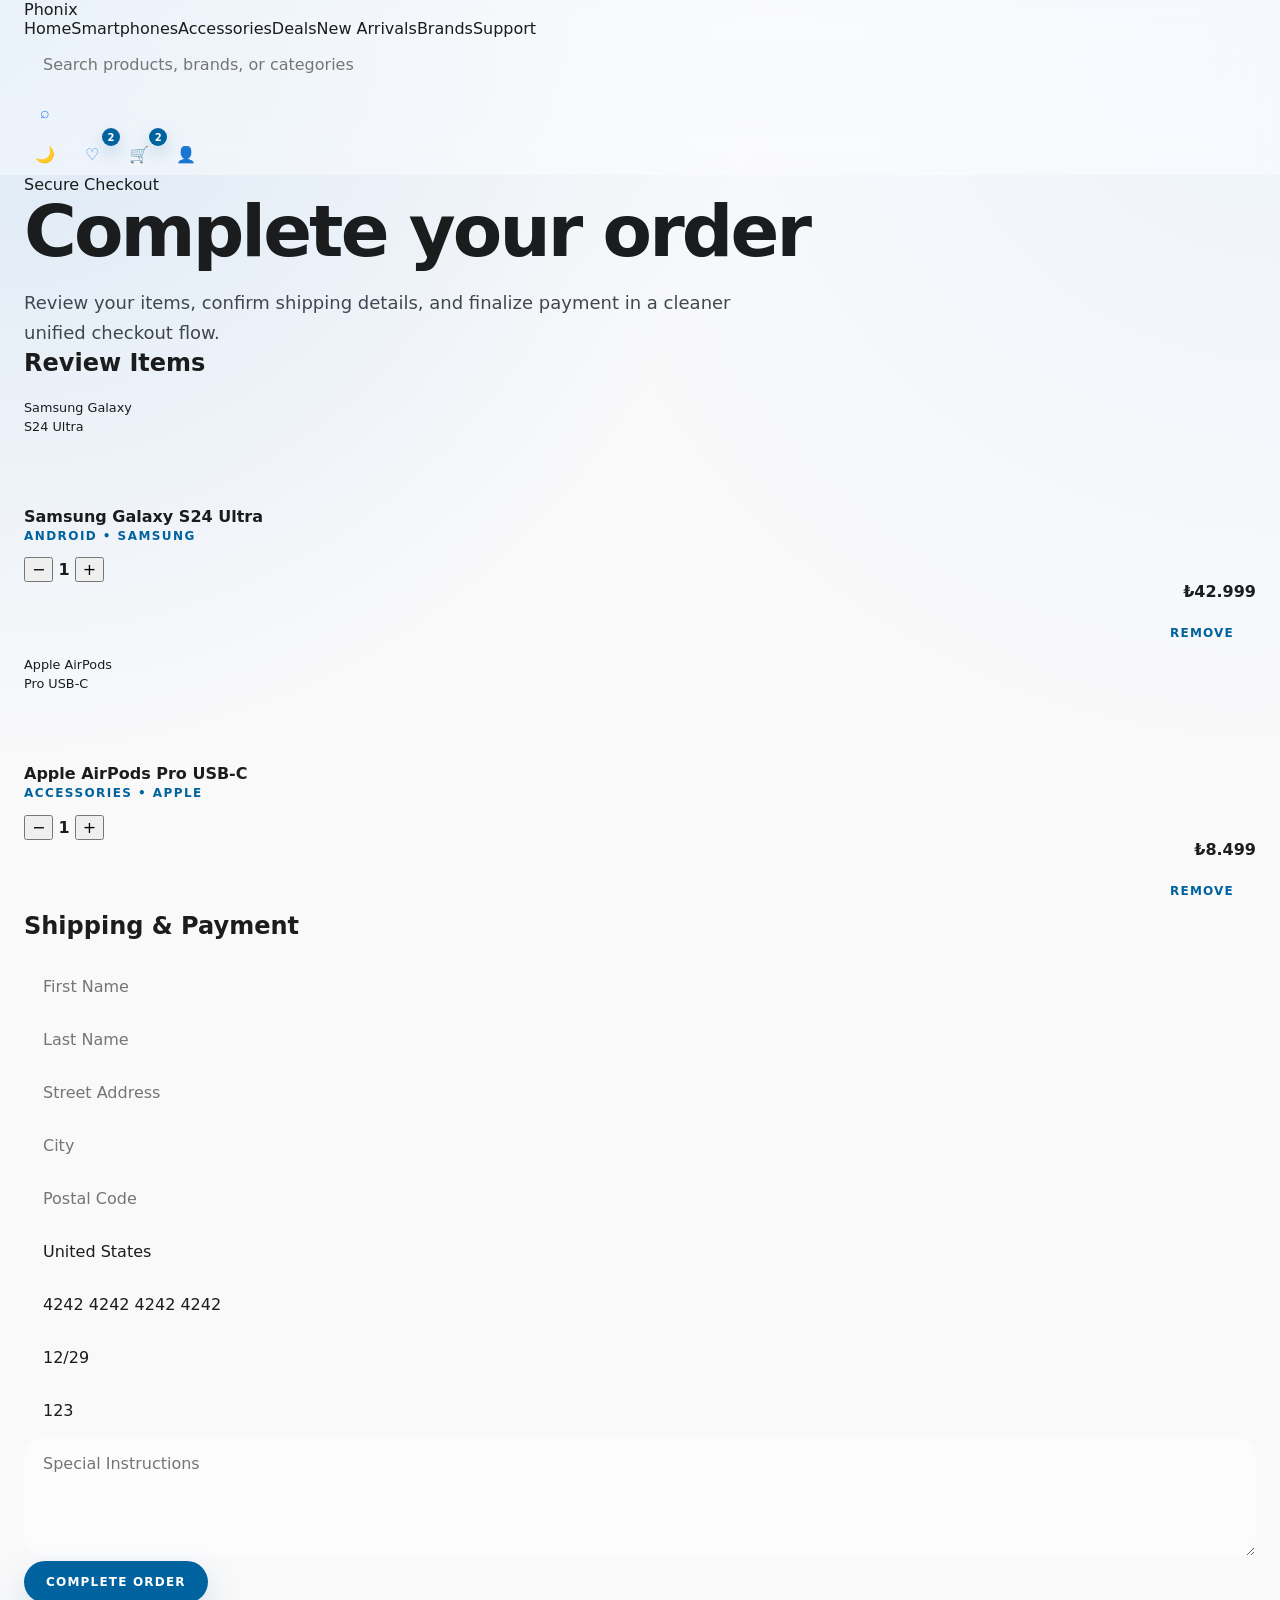
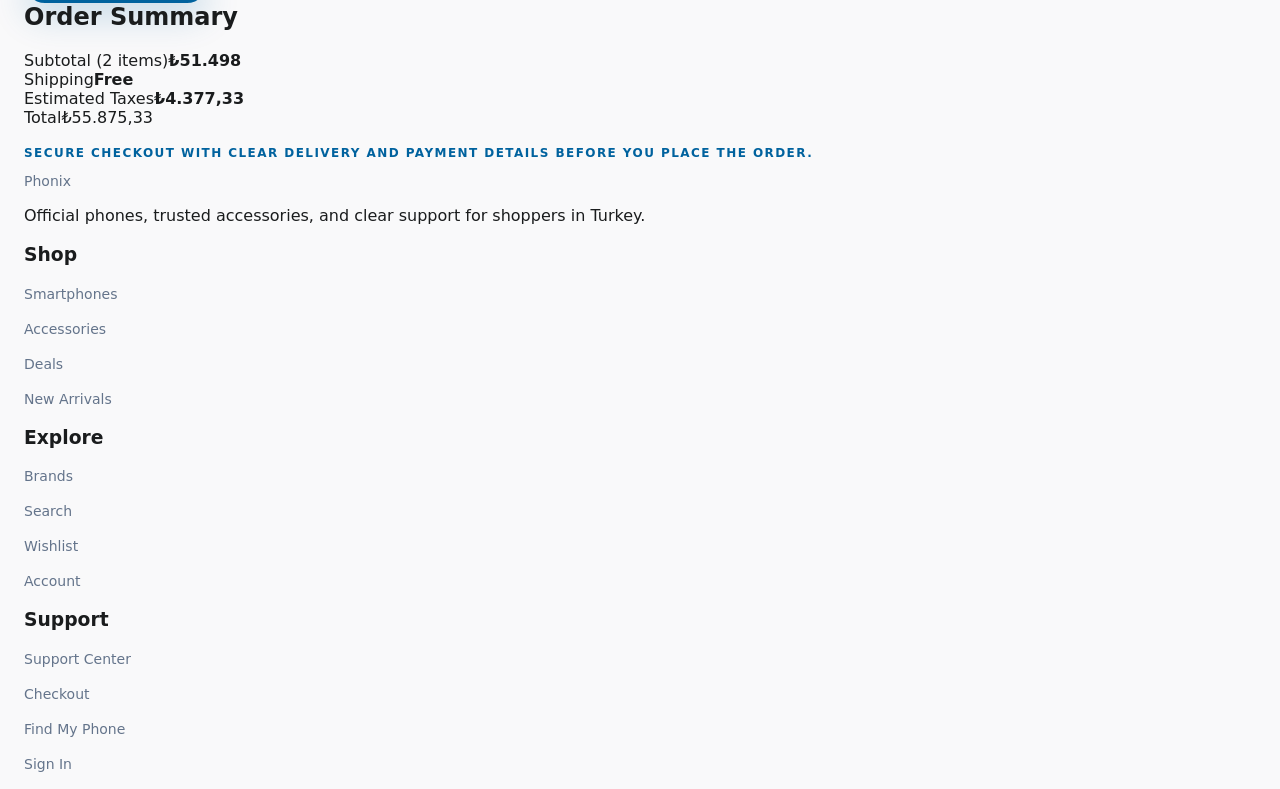
<file: checkout.html>
<!doctype html>
<html lang="en">
<head>
  <meta charset="utf-8">
  <meta name="viewport" content="width=device-width,initial-scale=1">
  <title>Phonix - Secure Checkout</title>
  <meta name="description" content="Official phones, accessories, deals, and support for shoppers in Turkey.">
  <link rel="stylesheet" href="assets/css/style.css">
  <script defer src="assets/js/app.js"></script>
</head>
<body data-page="checkout">
  <div class="site-shell">
    
<header class="topbar">
  <div class="container">
    <div class="topbar-inner">
      <a class="brand" href="index.php">
        <span class="brand-mark" aria-hidden="true"></span>
        <span>Phonix</span>
      </a>
      <nav class="nav-links desktop-nav" aria-label="Primary navigation"><a href="index.php">Home</a><a href="smartphones.html" class="">Smartphones</a><a href="accessories.html" class="">Accessories</a><a href="deals.html" class="">Deals</a><a href="new-arrivals.html" class="">New Arrivals</a><a href="brands.html" class="">Brands</a><a href="support.html" class="">Support</a></nav>
      <div class="top-actions">
        <form class="search-form-inline js-search-form desktop-only" action="search.html" style="min-width:260px">
          <input type="search" name="q" placeholder="Search products, brands, or categories">
          <button class="icon-btn search-btn" type="submit" aria-label="Search">⌕</button>
        </form>
        <button class="icon-btn js-theme" type="button" title="Toggle theme">🌙</button>
        <a class="icon-btn desktop-only" href="wishlist.html" title="Wishlist" style="position:relative">♡<span class="count js-wishlist-count">0</span></a>
        <a class="icon-btn desktop-only" href="checkout.html" title="Cart" style="position:relative">🛒<span class="count js-cart-count">0</span></a>
        <a class="icon-btn desktop-only" href="account.html" title="Account">👤</a>
        <button class="icon-btn mobile-toggle js-mobile-toggle" type="button" title="Menu">☰</button>
      </div>
    </div>
    <nav class="mobile-nav"><a href="index.php">Home</a><a href="smartphones.html">Smartphones</a><a href="accessories.html">Accessories</a><a href="deals.html">Deals</a><a href="new-arrivals.html">New Arrivals</a><a href="brands.html">Brands</a><a href="support.html">Support</a><a href="wishlist.html">Wishlist</a><a href="auth.html">Sign In</a></nav>
  </div>
</header>
<div class="js-toast" style="position:fixed;left:50%;transform:translateX(-50%);bottom:22px;z-index:200;background:var(--text);color:var(--bg);padding:.85rem 1rem;border-radius:999px;display:none"></div>

    <main>
<section class="container">
  <div class="page-head">
    <div>
      <span class="eyebrow">Secure Checkout</span>
      <h1>Complete your order</h1>
      <p>Review your items, confirm shipping details, and finalize payment in a cleaner unified checkout flow.</p>
    </div>
  </div>
  <div class="checkout-wrap">
    <div class="helper-grid">
      <article class="checkout-card">
        <h2 style="margin-top:0">Review Items</h2>
        <div id="checkout-items" class="helper-grid"></div>
      </article>
      <article class="checkout-card">
        <h2 style="margin-top:0">Shipping & Payment</h2>
        <form id="checkout-form" class="form-grid">
          <input type="text" placeholder="First Name" required>
          <input type="text" placeholder="Last Name" required>
          <input class="full" type="text" placeholder="Street Address" required>
          <input type="text" placeholder="City" required>
          <input type="text" placeholder="Postal Code" required>
          <input class="full" type="text" placeholder="Country" value="United States" required>
          <input class="full" type="text" placeholder="Card Number" value="4242 4242 4242 4242" required>
          <input type="text" placeholder="Expiry" value="12/29" required>
          <input type="text" placeholder="CVC" value="123" required>
          <textarea class="full" placeholder="Special Instructions"></textarea>
          <button class="primary-btn full" type="submit">Complete Order</button>
        </form>
        <div id="checkout-success" class="notice"></div>
      </article>
    </div>
    <aside class="checkout-card">
      <h2 style="margin-top:0">Order Summary</h2>
      <div id="checkout-summary"></div>
      <p class="muted small" style="margin-top:1rem">Secure checkout with clear delivery and payment details before you place the order.</p>
    </aside>
  </div>
</section>
</main>
    
<footer class="footer">
  <div class="container footer-grid">
    <div>
      <a class="brand footer-brand" href="index.php">
        <span class="brand-mark" aria-hidden="true"></span>
        <span>Phonix</span>
      </a>
      <p class="footer-copy">Official phones, trusted accessories, and clear support for shoppers in Turkey.</p>
    </div>
    <div>
      <h3>Shop</h3>
      <p><a href="smartphones.html">Smartphones</a></p>
      <p><a href="accessories.html">Accessories</a></p>
      <p><a href="deals.html">Deals</a></p>
      <p><a href="new-arrivals.html">New Arrivals</a></p>
    </div>
    <div>
      <h3>Explore</h3>
      <p><a href="brands.html">Brands</a></p>
      <p><a href="search.html">Search</a></p>
      <p><a href="wishlist.html">Wishlist</a></p>
      <p><a href="account.html">Account</a></p>
    </div>
    <div>
      <h3>Support</h3>
      <p><a href="support.html">Support Center</a></p>
      <p><a href="checkout.html">Checkout</a></p>
      <p><a href="phone-finder.php">Find My Phone</a></p>
      <p><a href="auth.html">Sign In</a></p>
    </div>
  </div>
</footer>

  </div>
</body>
</html>
</file>
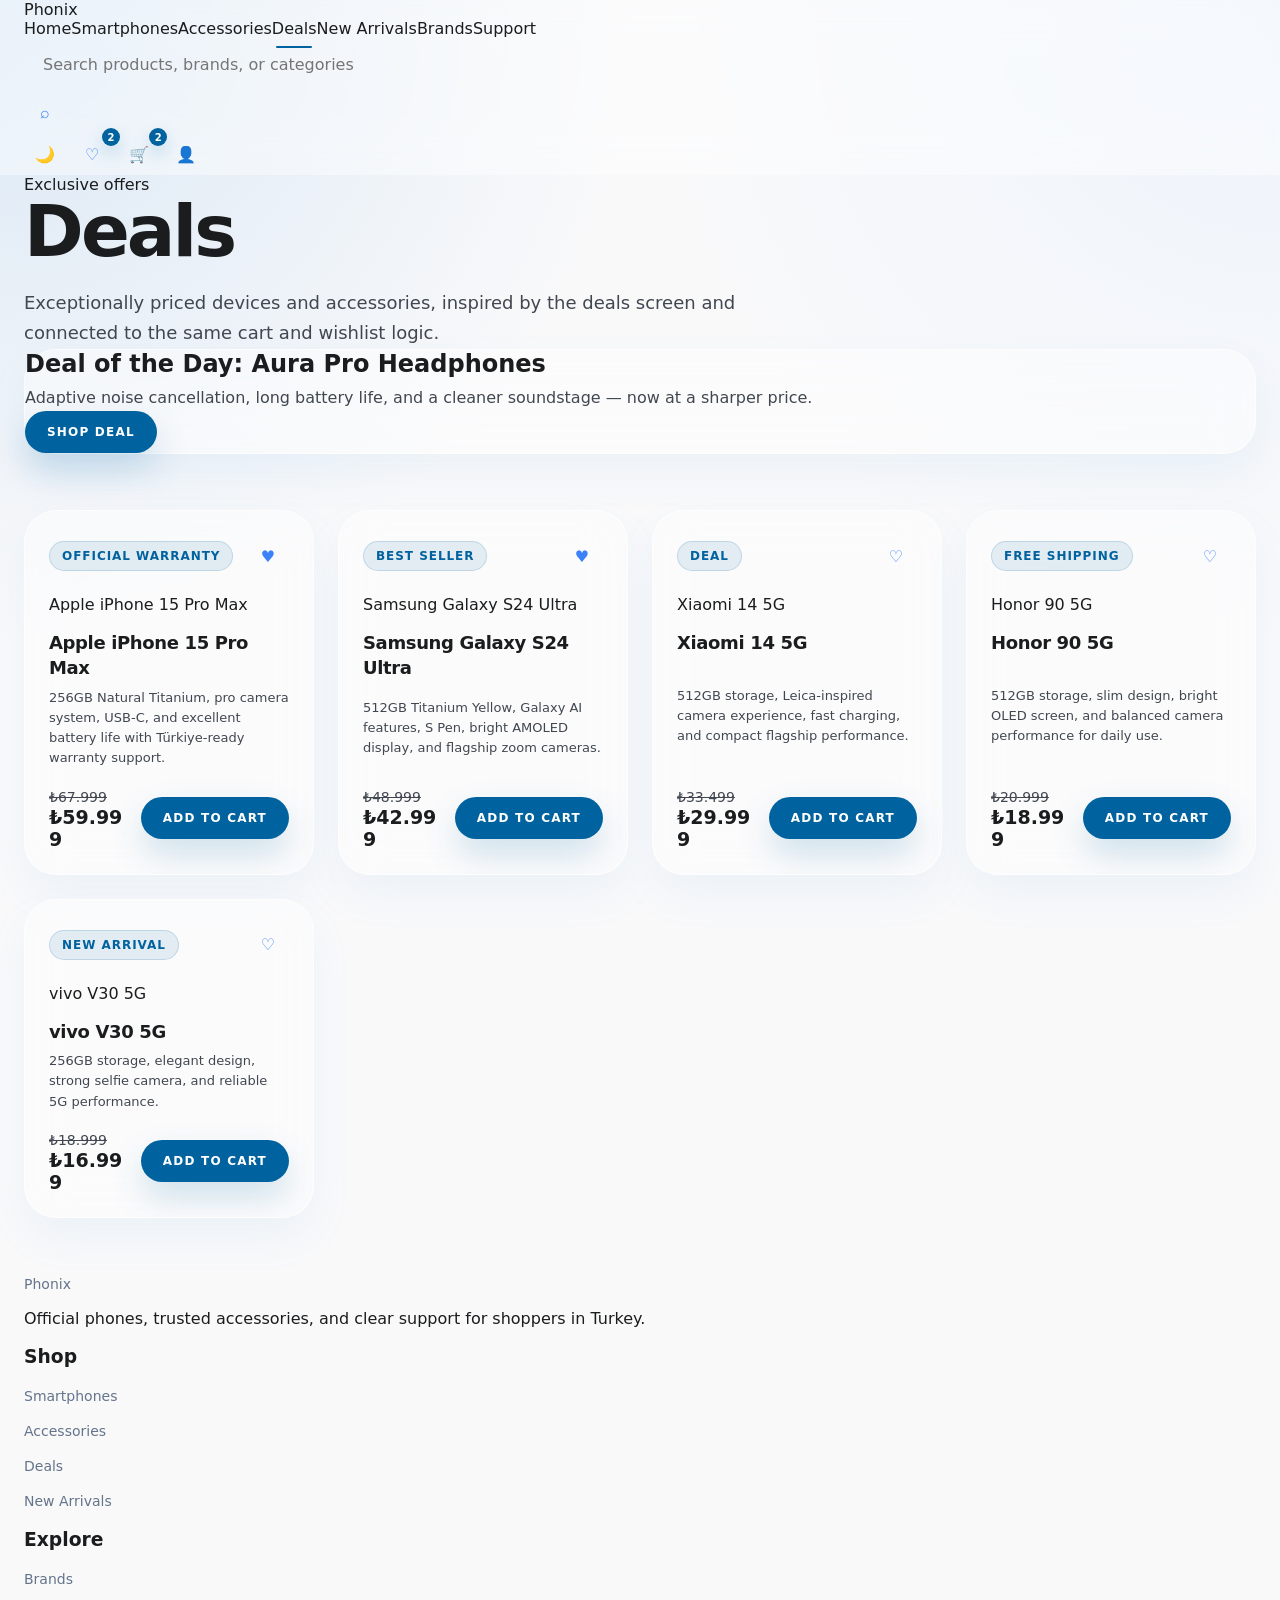
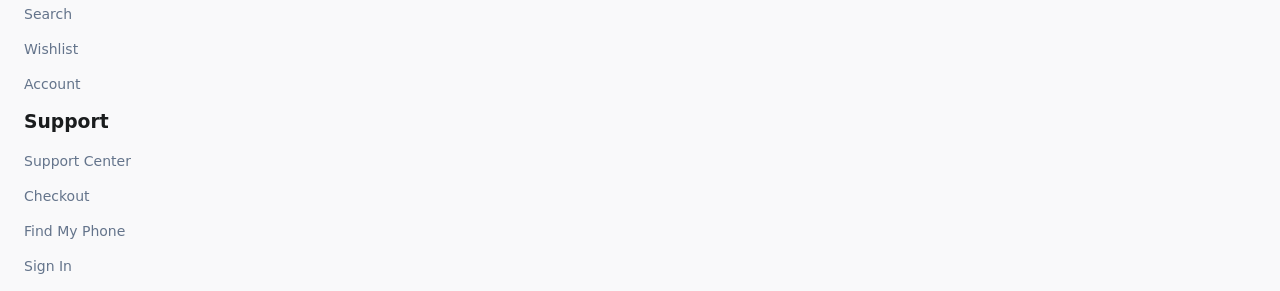
<file: deals.html>
<!doctype html>
<html lang="en">
<head>
  <meta charset="utf-8">
  <meta name="viewport" content="width=device-width,initial-scale=1">
  <title>Phonix - Deals</title>
  <meta name="description" content="Official phones, accessories, deals, and support for shoppers in Turkey.">
  <link rel="stylesheet" href="assets/css/style.css">
  <script defer src="assets/js/app.js"></script>
</head>
<body data-page="deals">
  <div class="site-shell">
    
<header class="topbar">
  <div class="container">
    <div class="topbar-inner">
      <a class="brand" href="index.php">
        <span class="brand-mark" aria-hidden="true"></span>
        <span>Phonix</span>
      </a>
      <nav class="nav-links desktop-nav" aria-label="Primary navigation"><a href="index.php">Home</a><a href="smartphones.html" class="">Smartphones</a><a href="accessories.html" class="">Accessories</a><a href="deals.html" class="active">Deals</a><a href="new-arrivals.html" class="">New Arrivals</a><a href="brands.html" class="">Brands</a><a href="support.html" class="">Support</a></nav>
      <div class="top-actions">
        <form class="search-form-inline js-search-form desktop-only" action="search.html" style="min-width:260px">
          <input type="search" name="q" placeholder="Search products, brands, or categories">
          <button class="icon-btn search-btn" type="submit" aria-label="Search">⌕</button>
        </form>
        <button class="icon-btn js-theme" type="button" title="Toggle theme">🌙</button>
        <a class="icon-btn desktop-only" href="wishlist.html" title="Wishlist" style="position:relative">♡<span class="count js-wishlist-count">0</span></a>
        <a class="icon-btn desktop-only" href="checkout.html" title="Cart" style="position:relative">🛒<span class="count js-cart-count">0</span></a>
        <a class="icon-btn desktop-only" href="account.html" title="Account">👤</a>
        <button class="icon-btn mobile-toggle js-mobile-toggle" type="button" title="Menu">☰</button>
      </div>
    </div>
    <nav class="mobile-nav"><a href="index.php">Home</a><a href="smartphones.html">Smartphones</a><a href="accessories.html">Accessories</a><a href="deals.html">Deals</a><a href="new-arrivals.html">New Arrivals</a><a href="brands.html">Brands</a><a href="support.html">Support</a><a href="wishlist.html">Wishlist</a><a href="auth.html">Sign In</a></nav>
  </div>
</header>
<div class="js-toast" style="position:fixed;left:50%;transform:translateX(-50%);bottom:22px;z-index:200;background:var(--text);color:var(--bg);padding:.85rem 1rem;border-radius:999px;display:none"></div>

    <main>
<section class="container">
  <div class="page-head">
    <div>
      <span class="eyebrow">Exclusive offers</span>
      <h1>Deals</h1>
      <p>Exceptionally priced devices and accessories, inspired by the deals screen and connected to the same cart and wishlist logic.</p>
    </div>
  </div>
  <article class="card deal-banner">
    <div class="row space-between" style="align-items:center;gap:1rem;flex-wrap:wrap">
      <div>
        <strong style="font-size:1.5rem">Deal of the Day: Aura Pro Headphones</strong>
        <p class="muted" style="margin:.4rem 0 0">Adaptive noise cancellation, long battery life, and a cleaner soundstage — now at a sharper price.</p>
      </div>
      <a class="primary-btn" href="product.html?id=aura-pro-headphones">Shop Deal</a>
    </div>
  </article>
  <section class="section">
    <div id="deals-grid" class="product-grid"></div>
  </section>
</section>
</main>
    
<footer class="footer">
  <div class="container footer-grid">
    <div>
      <a class="brand footer-brand" href="index.php">
        <span class="brand-mark" aria-hidden="true"></span>
        <span>Phonix</span>
      </a>
      <p class="footer-copy">Official phones, trusted accessories, and clear support for shoppers in Turkey.</p>
    </div>
    <div>
      <h3>Shop</h3>
      <p><a href="smartphones.html">Smartphones</a></p>
      <p><a href="accessories.html">Accessories</a></p>
      <p><a href="deals.html">Deals</a></p>
      <p><a href="new-arrivals.html">New Arrivals</a></p>
    </div>
    <div>
      <h3>Explore</h3>
      <p><a href="brands.html">Brands</a></p>
      <p><a href="search.html">Search</a></p>
      <p><a href="wishlist.html">Wishlist</a></p>
      <p><a href="account.html">Account</a></p>
    </div>
    <div>
      <h3>Support</h3>
      <p><a href="support.html">Support Center</a></p>
      <p><a href="checkout.html">Checkout</a></p>
      <p><a href="phone-finder.php">Find My Phone</a></p>
      <p><a href="auth.html">Sign In</a></p>
    </div>
  </div>
</footer>

  </div>
</body>
</html>
</file>
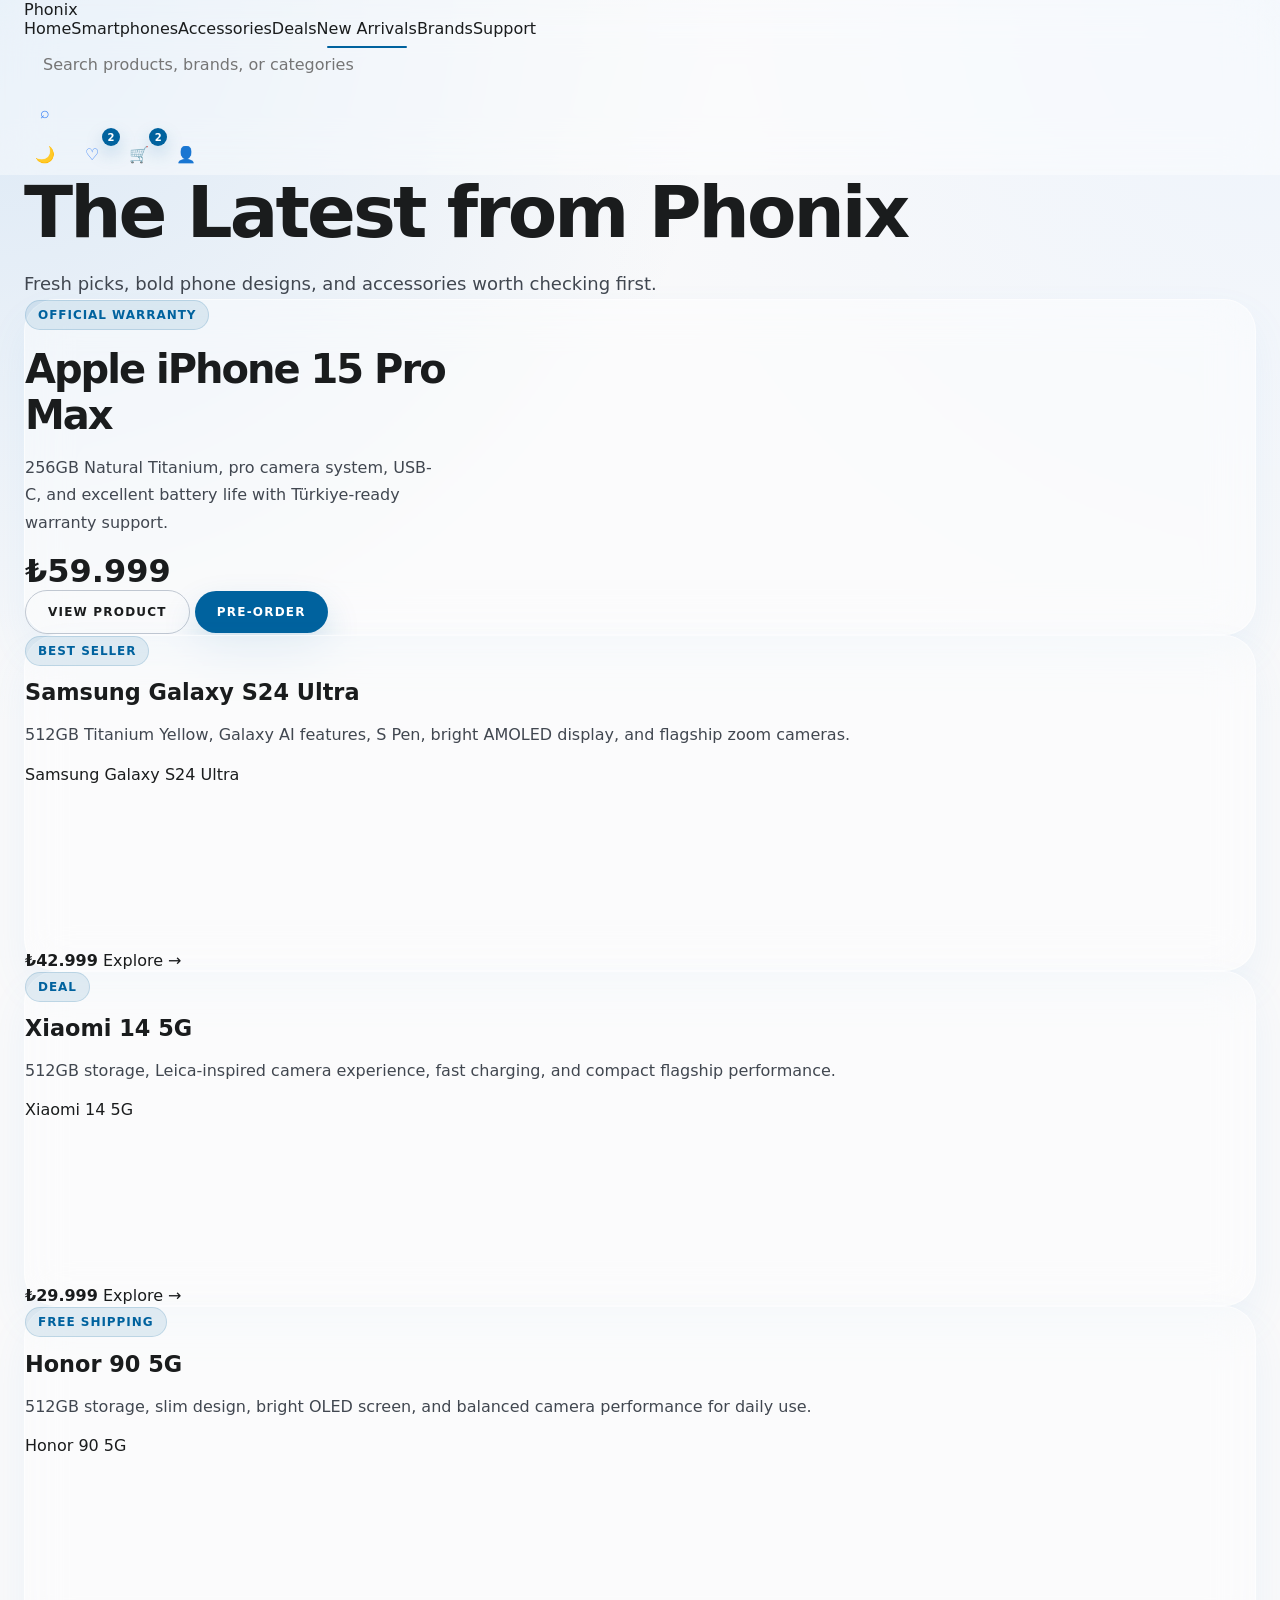
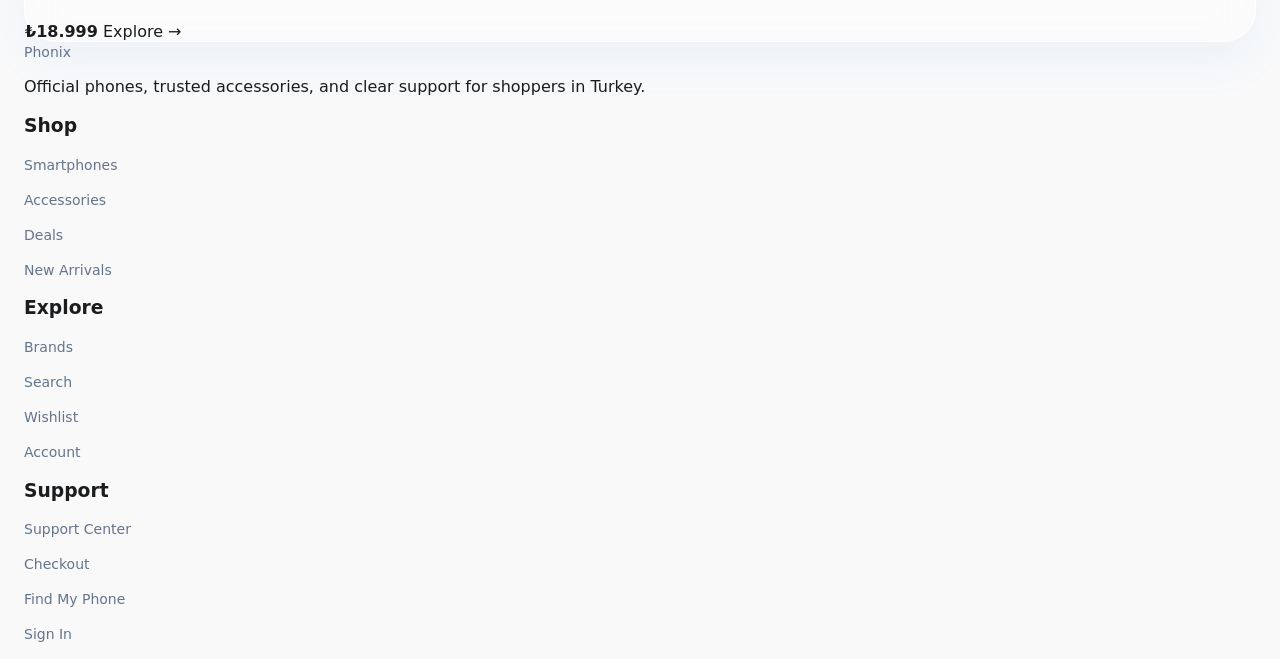
<file: new-arrivals.html>
<!doctype html>
<html lang="en">
<head>
  <meta charset="utf-8">
  <meta name="viewport" content="width=device-width,initial-scale=1">
  <title>Phonix - New Arrivals</title>
  <meta name="description" content="Official phones, accessories, deals, and support for shoppers in Turkey.">
  <link rel="stylesheet" href="assets/css/style.css">
  <script defer src="assets/js/app.js"></script>
</head>
<body data-page="new-arrivals">
  <div class="site-shell">
    
<header class="topbar">
  <div class="container">
    <div class="topbar-inner">
      <a class="brand" href="index.php">
        <span class="brand-mark" aria-hidden="true"></span>
        <span>Phonix</span>
      </a>
      <nav class="nav-links desktop-nav" aria-label="Primary navigation"><a href="index.php">Home</a><a href="smartphones.html" class="">Smartphones</a><a href="accessories.html" class="">Accessories</a><a href="deals.html" class="">Deals</a><a href="new-arrivals.html" class="active">New Arrivals</a><a href="brands.html" class="">Brands</a><a href="support.html" class="">Support</a></nav>
      <div class="top-actions">
        <form class="search-form-inline js-search-form desktop-only" action="search.html" style="min-width:260px">
          <input type="search" name="q" placeholder="Search products, brands, or categories">
          <button class="icon-btn search-btn" type="submit" aria-label="Search">⌕</button>
        </form>
        <button class="icon-btn js-theme" type="button" title="Toggle theme">🌙</button>
        <a class="icon-btn desktop-only" href="wishlist.html" title="Wishlist" style="position:relative">♡<span class="count js-wishlist-count">0</span></a>
        <a class="icon-btn desktop-only" href="checkout.html" title="Cart" style="position:relative">🛒<span class="count js-cart-count">0</span></a>
        <a class="icon-btn desktop-only" href="account.html" title="Account">👤</a>
        <button class="icon-btn mobile-toggle js-mobile-toggle" type="button" title="Menu">☰</button>
      </div>
    </div>
    <nav class="mobile-nav"><a href="index.php">Home</a><a href="smartphones.html">Smartphones</a><a href="accessories.html">Accessories</a><a href="deals.html">Deals</a><a href="new-arrivals.html">New Arrivals</a><a href="brands.html">Brands</a><a href="support.html">Support</a><a href="wishlist.html">Wishlist</a><a href="auth.html">Sign In</a></nav>
  </div>
</header>
<div class="js-toast" style="position:fixed;left:50%;transform:translateX(-50%);bottom:22px;z-index:200;background:var(--text);color:var(--bg);padding:.85rem 1rem;border-radius:999px;display:none"></div>

    <main>
<section class="container">
  <div class="page-head">
    <div>
      <h1>The Latest from Phonix</h1>
      <p>Fresh picks, bold phone designs, and accessories worth checking first.</p>
    </div>
  </div>
  <section class="bento">
    <article id="new-hero" class="card hero-tile"></article>
    <div id="new-grid" style="display:contents"></div>
  </section>
</section>
</main>
    
<footer class="footer">
  <div class="container footer-grid">
    <div>
      <a class="brand footer-brand" href="index.php">
        <span class="brand-mark" aria-hidden="true"></span>
        <span>Phonix</span>
      </a>
      <p class="footer-copy">Official phones, trusted accessories, and clear support for shoppers in Turkey.</p>
    </div>
    <div>
      <h3>Shop</h3>
      <p><a href="smartphones.html">Smartphones</a></p>
      <p><a href="accessories.html">Accessories</a></p>
      <p><a href="deals.html">Deals</a></p>
      <p><a href="new-arrivals.html">New Arrivals</a></p>
    </div>
    <div>
      <h3>Explore</h3>
      <p><a href="brands.html">Brands</a></p>
      <p><a href="search.html">Search</a></p>
      <p><a href="wishlist.html">Wishlist</a></p>
      <p><a href="account.html">Account</a></p>
    </div>
    <div>
      <h3>Support</h3>
      <p><a href="support.html">Support Center</a></p>
      <p><a href="checkout.html">Checkout</a></p>
      <p><a href="phone-finder.php">Find My Phone</a></p>
      <p><a href="auth.html">Sign In</a></p>
    </div>
  </div>
</footer>

  </div>
</body>
</html>
</file>
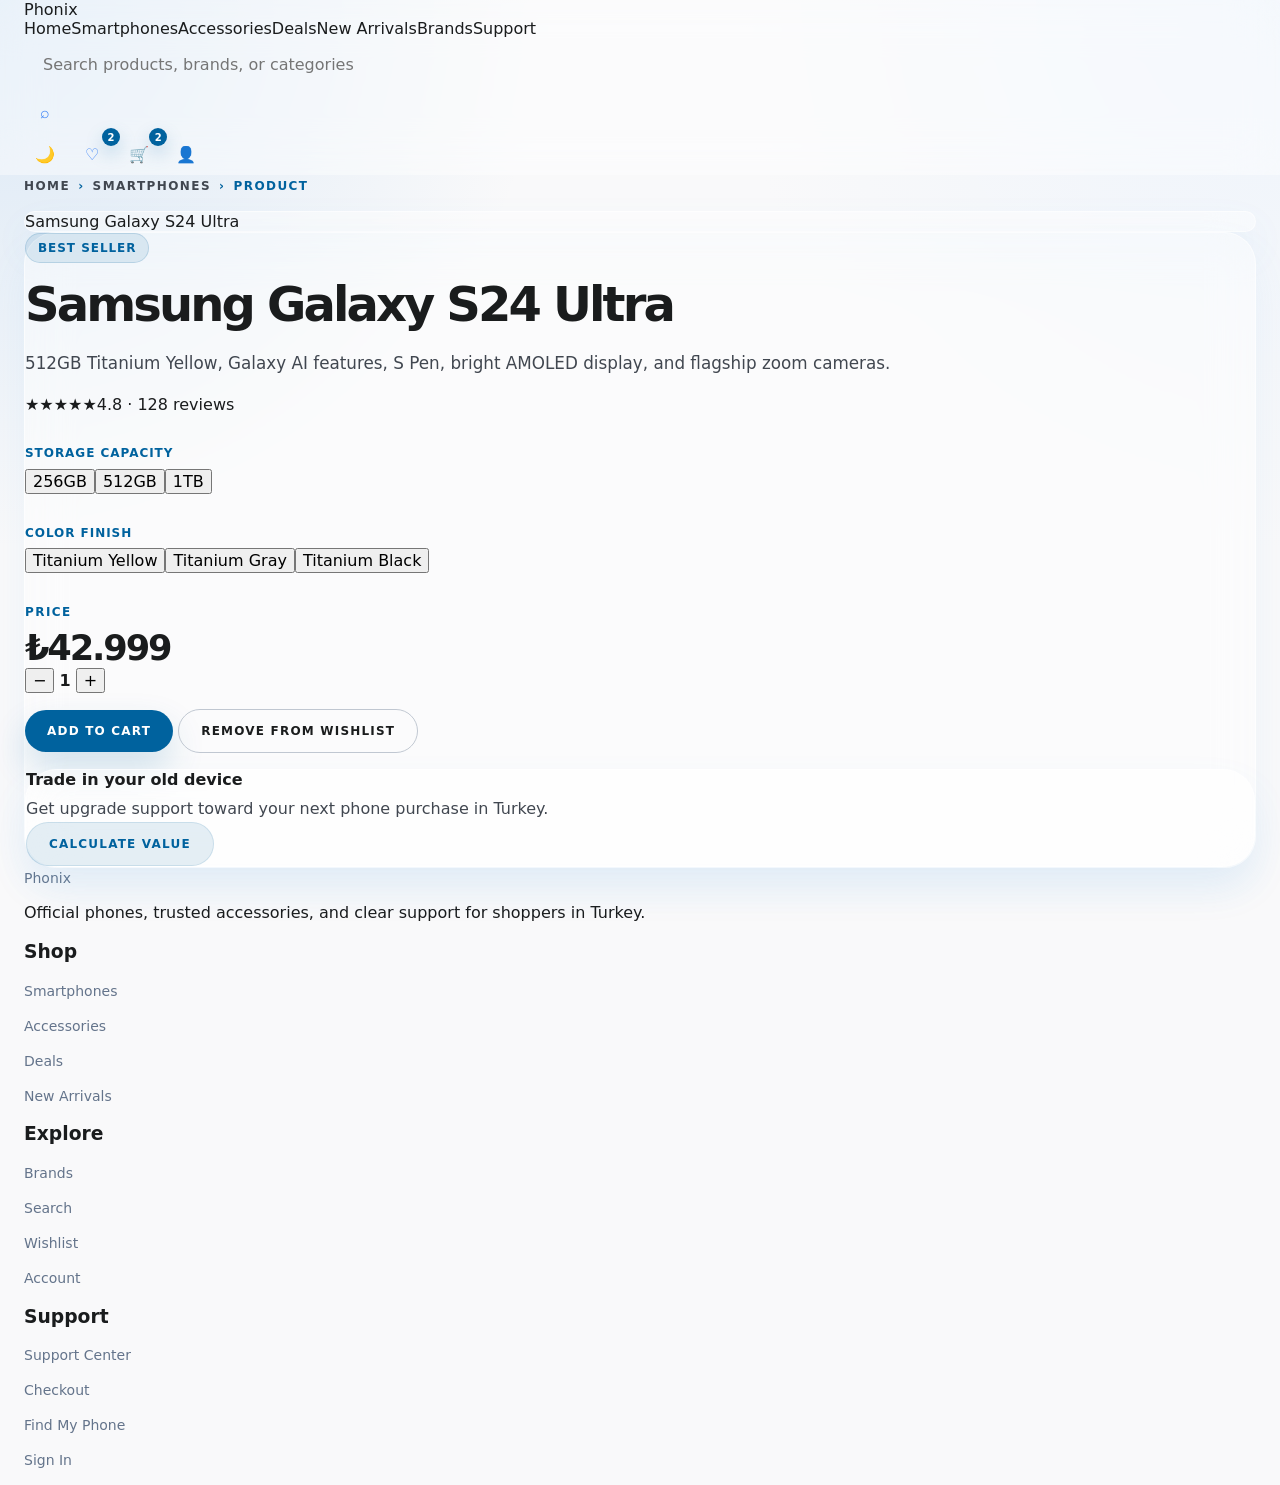
<file: product.html>
<!doctype html>
<html lang="en">
<head>
  <meta charset="utf-8">
  <meta name="viewport" content="width=device-width,initial-scale=1">
  <title>Phonix - Product Detail</title>
  <meta name="description" content="Official phones, accessories, deals, and support for shoppers in Turkey.">
  <link rel="stylesheet" href="assets/css/style.css">
  <script defer src="assets/js/app.js"></script>
</head>
<body data-page="product">
  <div class="site-shell">
    
<header class="topbar">
  <div class="container">
    <div class="topbar-inner">
      <a class="brand" href="index.php">
        <span class="brand-mark" aria-hidden="true"></span>
        <span>Phonix</span>
      </a>
      <nav class="nav-links desktop-nav" aria-label="Primary navigation"><a href="index.php">Home</a><a href="smartphones.html" class="">Smartphones</a><a href="accessories.html" class="">Accessories</a><a href="deals.html" class="">Deals</a><a href="new-arrivals.html" class="">New Arrivals</a><a href="brands.html" class="">Brands</a><a href="support.html" class="">Support</a></nav>
      <div class="top-actions">
        <form class="search-form-inline js-search-form desktop-only" action="search.html" style="min-width:260px">
          <input type="search" name="q" placeholder="Search products, brands, or categories">
          <button class="icon-btn search-btn" type="submit" aria-label="Search">⌕</button>
        </form>
        <button class="icon-btn js-theme" type="button" title="Toggle theme">🌙</button>
        <a class="icon-btn desktop-only" href="wishlist.html" title="Wishlist" style="position:relative">♡<span class="count js-wishlist-count">0</span></a>
        <a class="icon-btn desktop-only" href="checkout.html" title="Cart" style="position:relative">🛒<span class="count js-cart-count">0</span></a>
        <a class="icon-btn desktop-only" href="account.html" title="Account">👤</a>
        <button class="icon-btn mobile-toggle js-mobile-toggle" type="button" title="Menu">☰</button>
      </div>
    </div>
    <nav class="mobile-nav"><a href="index.php">Home</a><a href="smartphones.html">Smartphones</a><a href="accessories.html">Accessories</a><a href="deals.html">Deals</a><a href="new-arrivals.html">New Arrivals</a><a href="brands.html">Brands</a><a href="support.html">Support</a><a href="wishlist.html">Wishlist</a><a href="auth.html">Sign In</a></nav>
  </div>
</header>
<div class="js-toast" style="position:fixed;left:50%;transform:translateX(-50%);bottom:22px;z-index:200;background:var(--text);color:var(--bg);padding:.85rem 1rem;border-radius:999px;display:none"></div>

    <main>
<section class="container">
  <div class="breadcrumbs"><a href="index.php">Home</a> <span>›</span> <a href="smartphones.html">Smartphones</a> <span>›</span> <span>Product</span></div>
  <section id="product-view" class="product-hero"></section>
</section>
</main>
    
<footer class="footer">
  <div class="container footer-grid">
    <div>
      <a class="brand footer-brand" href="index.php">
        <span class="brand-mark" aria-hidden="true"></span>
        <span>Phonix</span>
      </a>
      <p class="footer-copy">Official phones, trusted accessories, and clear support for shoppers in Turkey.</p>
    </div>
    <div>
      <h3>Shop</h3>
      <p><a href="smartphones.html">Smartphones</a></p>
      <p><a href="accessories.html">Accessories</a></p>
      <p><a href="deals.html">Deals</a></p>
      <p><a href="new-arrivals.html">New Arrivals</a></p>
    </div>
    <div>
      <h3>Explore</h3>
      <p><a href="brands.html">Brands</a></p>
      <p><a href="search.html">Search</a></p>
      <p><a href="wishlist.html">Wishlist</a></p>
      <p><a href="account.html">Account</a></p>
    </div>
    <div>
      <h3>Support</h3>
      <p><a href="support.html">Support Center</a></p>
      <p><a href="checkout.html">Checkout</a></p>
      <p><a href="phone-finder.php">Find My Phone</a></p>
      <p><a href="auth.html">Sign In</a></p>
    </div>
  </div>
</footer>

  </div>
</body>
</html>
</file>
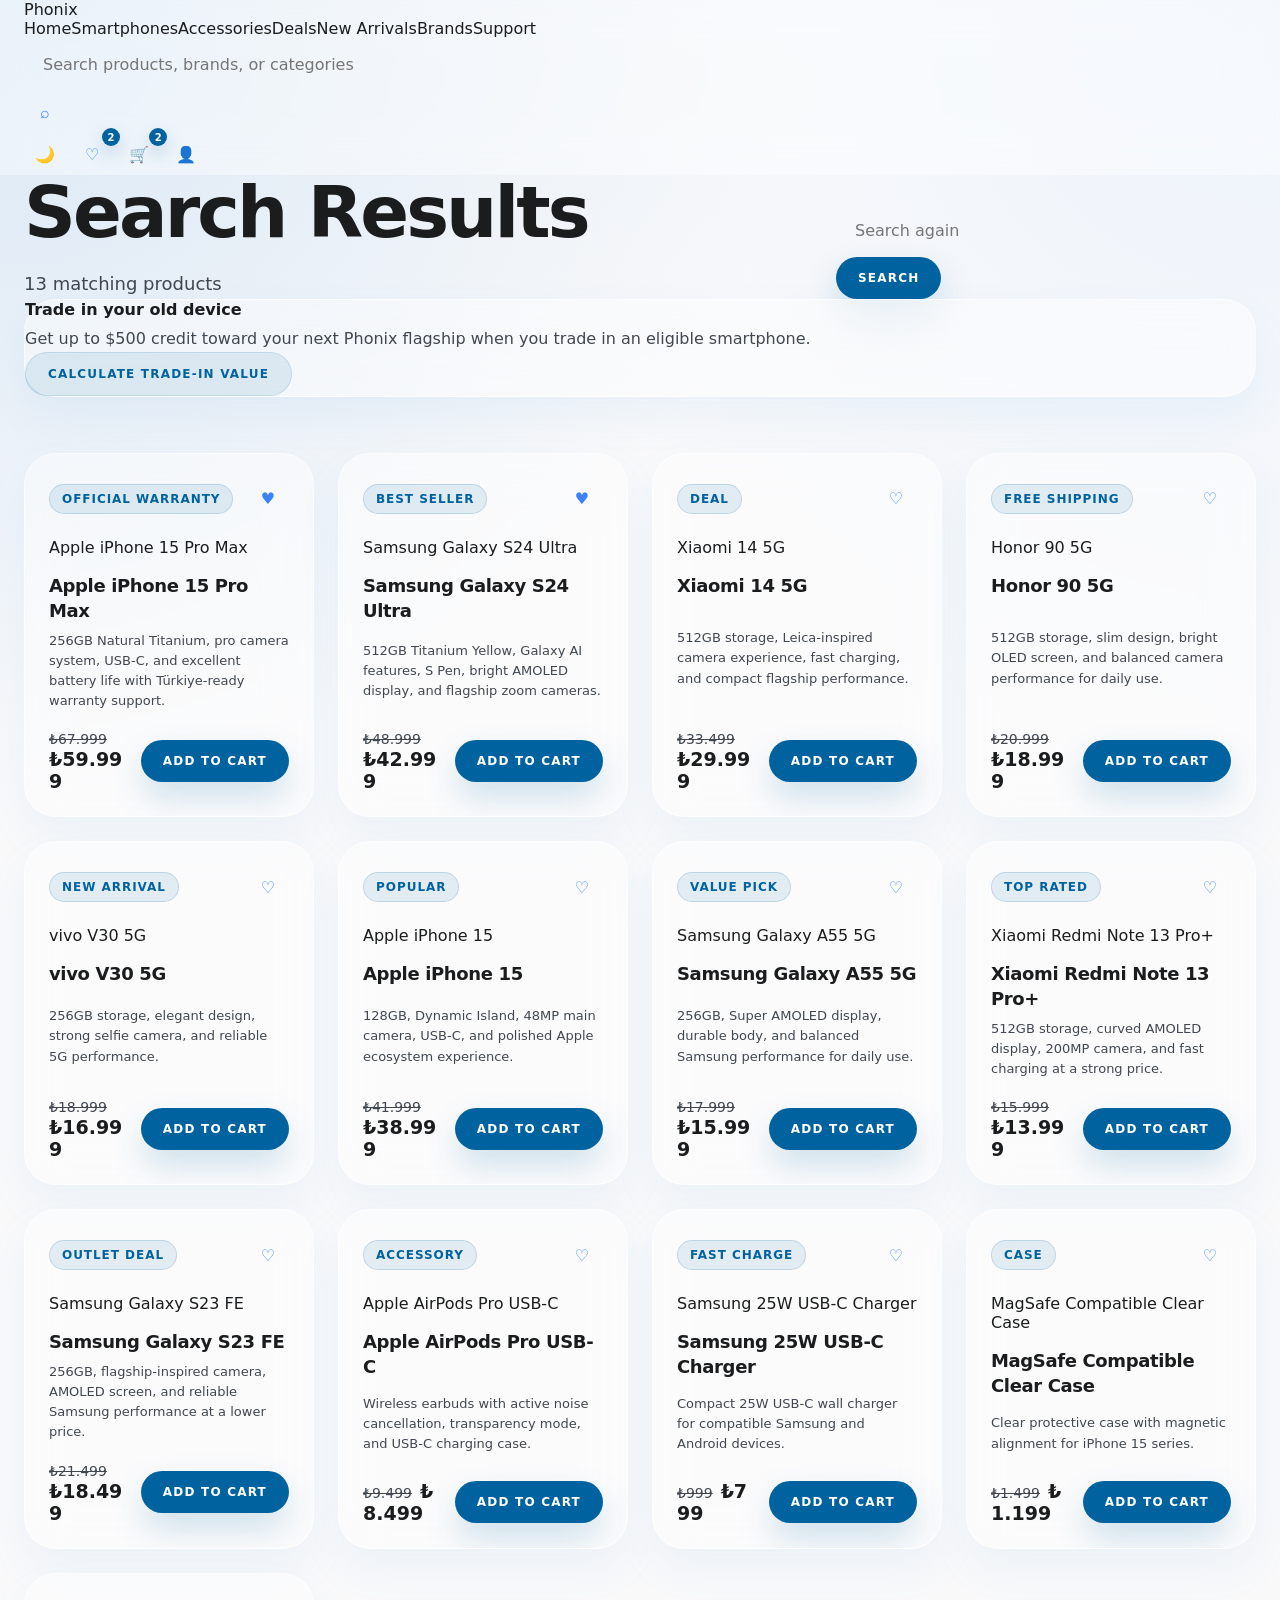
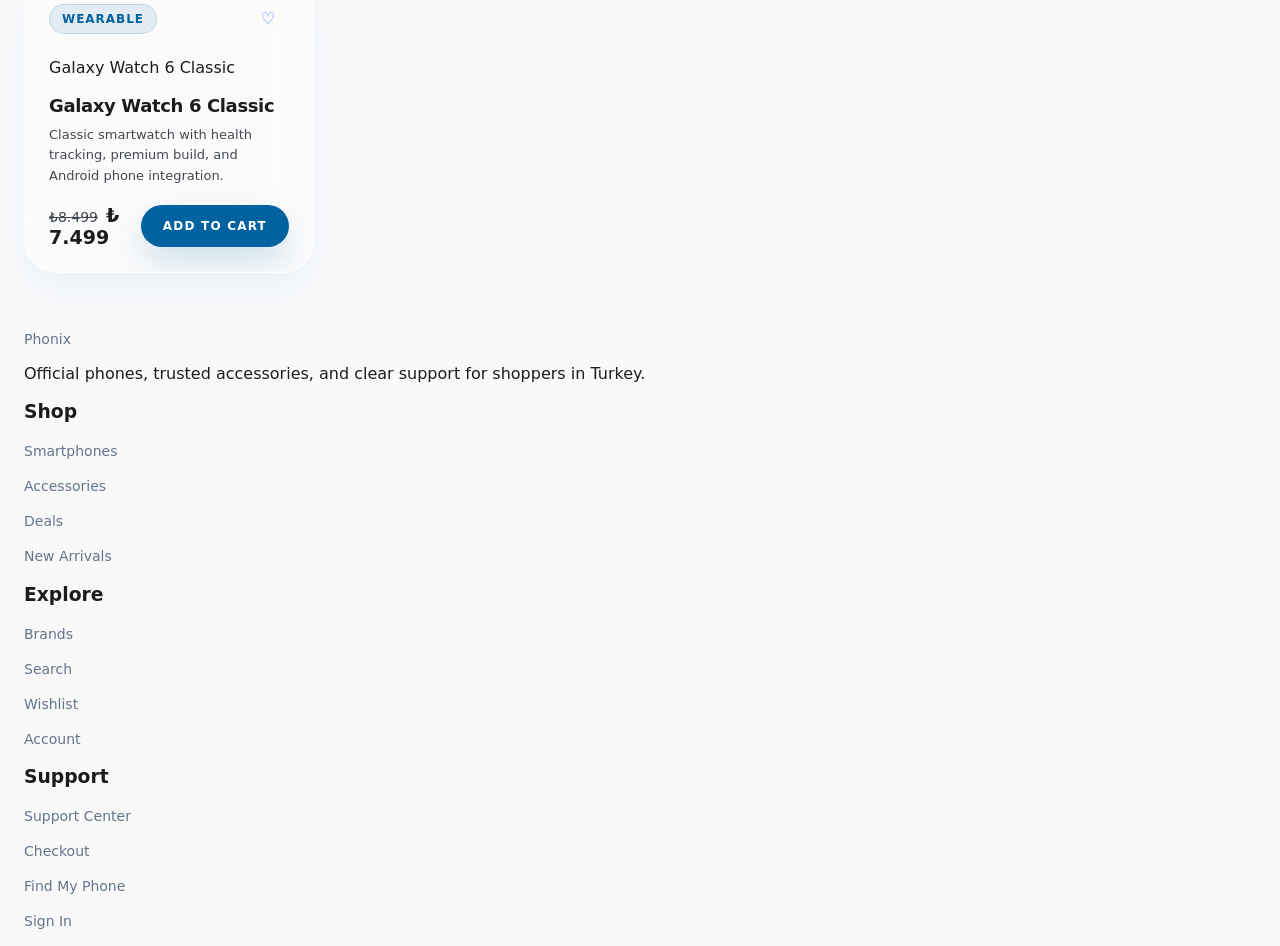
<file: search.html>
<!doctype html>
<html lang="en">
<head>
  <meta charset="utf-8">
  <meta name="viewport" content="width=device-width,initial-scale=1">
  <title>Phonix - Search</title>
  <meta name="description" content="Official phones, accessories, deals, and support for shoppers in Turkey.">
  <link rel="stylesheet" href="assets/css/style.css">
  <script defer src="assets/js/app.js"></script>
</head>
<body data-page="search">
  <div class="site-shell">
    
<header class="topbar">
  <div class="container">
    <div class="topbar-inner">
      <a class="brand" href="index.php">
        <span class="brand-mark" aria-hidden="true"></span>
        <span>Phonix</span>
      </a>
      <nav class="nav-links desktop-nav" aria-label="Primary navigation"><a href="index.php">Home</a><a href="smartphones.html" class="">Smartphones</a><a href="accessories.html" class="">Accessories</a><a href="deals.html" class="">Deals</a><a href="new-arrivals.html" class="">New Arrivals</a><a href="brands.html" class="">Brands</a><a href="support.html" class="">Support</a></nav>
      <div class="top-actions">
        <form class="search-form-inline js-search-form desktop-only" action="search.html" style="min-width:260px">
          <input type="search" name="q" placeholder="Search products, brands, or categories">
          <button class="icon-btn search-btn" type="submit" aria-label="Search">⌕</button>
        </form>
        <button class="icon-btn js-theme" type="button" title="Toggle theme">🌙</button>
        <a class="icon-btn desktop-only" href="wishlist.html" title="Wishlist" style="position:relative">♡<span class="count js-wishlist-count">0</span></a>
        <a class="icon-btn desktop-only" href="checkout.html" title="Cart" style="position:relative">🛒<span class="count js-cart-count">0</span></a>
        <a class="icon-btn desktop-only" href="account.html" title="Account">👤</a>
        <button class="icon-btn mobile-toggle js-mobile-toggle" type="button" title="Menu">☰</button>
      </div>
    </div>
    <nav class="mobile-nav"><a href="index.php">Home</a><a href="smartphones.html">Smartphones</a><a href="accessories.html">Accessories</a><a href="deals.html">Deals</a><a href="new-arrivals.html">New Arrivals</a><a href="brands.html">Brands</a><a href="support.html">Support</a><a href="wishlist.html">Wishlist</a><a href="auth.html">Sign In</a></nav>
  </div>
</header>
<div class="js-toast" style="position:fixed;left:50%;transform:translateX(-50%);bottom:22px;z-index:200;background:var(--text);color:var(--bg);padding:.85rem 1rem;border-radius:999px;display:none"></div>

    <main>
<section class="container">
  <div class="page-head">
    <div>
      <h1 id="search-title">Search Results</h1>
      <p id="search-count">0 matching products</p>
    </div>
    <form class="search-form-inline js-search-form" style="width:min(100%,420px)">
      <input type="search" name="q" placeholder="Search again">
      <button class="primary-btn" type="submit">Search</button>
    </form>
  </div>
  <article class="card search-banner">
    <div class="row space-between" style="align-items:center;gap:1rem;flex-wrap:wrap">
      <div>
        <strong>Trade in your old device</strong>
        <p class="muted" style="margin:.35rem 0 0">Get up to $500 credit toward your next Phonix flagship when you trade in an eligible smartphone.</p>
      </div>
      <a class="chip-btn" href="deals.html">Calculate Trade‑in Value</a>
    </div>
  </article>
  <section class="section">
    <div id="search-grid" class="product-grid"></div>
  </section>
</section>
</main>
    
<footer class="footer">
  <div class="container footer-grid">
    <div>
      <a class="brand footer-brand" href="index.php">
        <span class="brand-mark" aria-hidden="true"></span>
        <span>Phonix</span>
      </a>
      <p class="footer-copy">Official phones, trusted accessories, and clear support for shoppers in Turkey.</p>
    </div>
    <div>
      <h3>Shop</h3>
      <p><a href="smartphones.html">Smartphones</a></p>
      <p><a href="accessories.html">Accessories</a></p>
      <p><a href="deals.html">Deals</a></p>
      <p><a href="new-arrivals.html">New Arrivals</a></p>
    </div>
    <div>
      <h3>Explore</h3>
      <p><a href="brands.html">Brands</a></p>
      <p><a href="search.html">Search</a></p>
      <p><a href="wishlist.html">Wishlist</a></p>
      <p><a href="account.html">Account</a></p>
    </div>
    <div>
      <h3>Support</h3>
      <p><a href="support.html">Support Center</a></p>
      <p><a href="checkout.html">Checkout</a></p>
      <p><a href="phone-finder.php">Find My Phone</a></p>
      <p><a href="auth.html">Sign In</a></p>
    </div>
  </div>
</footer>

  </div>
</body>
</html>
</file>
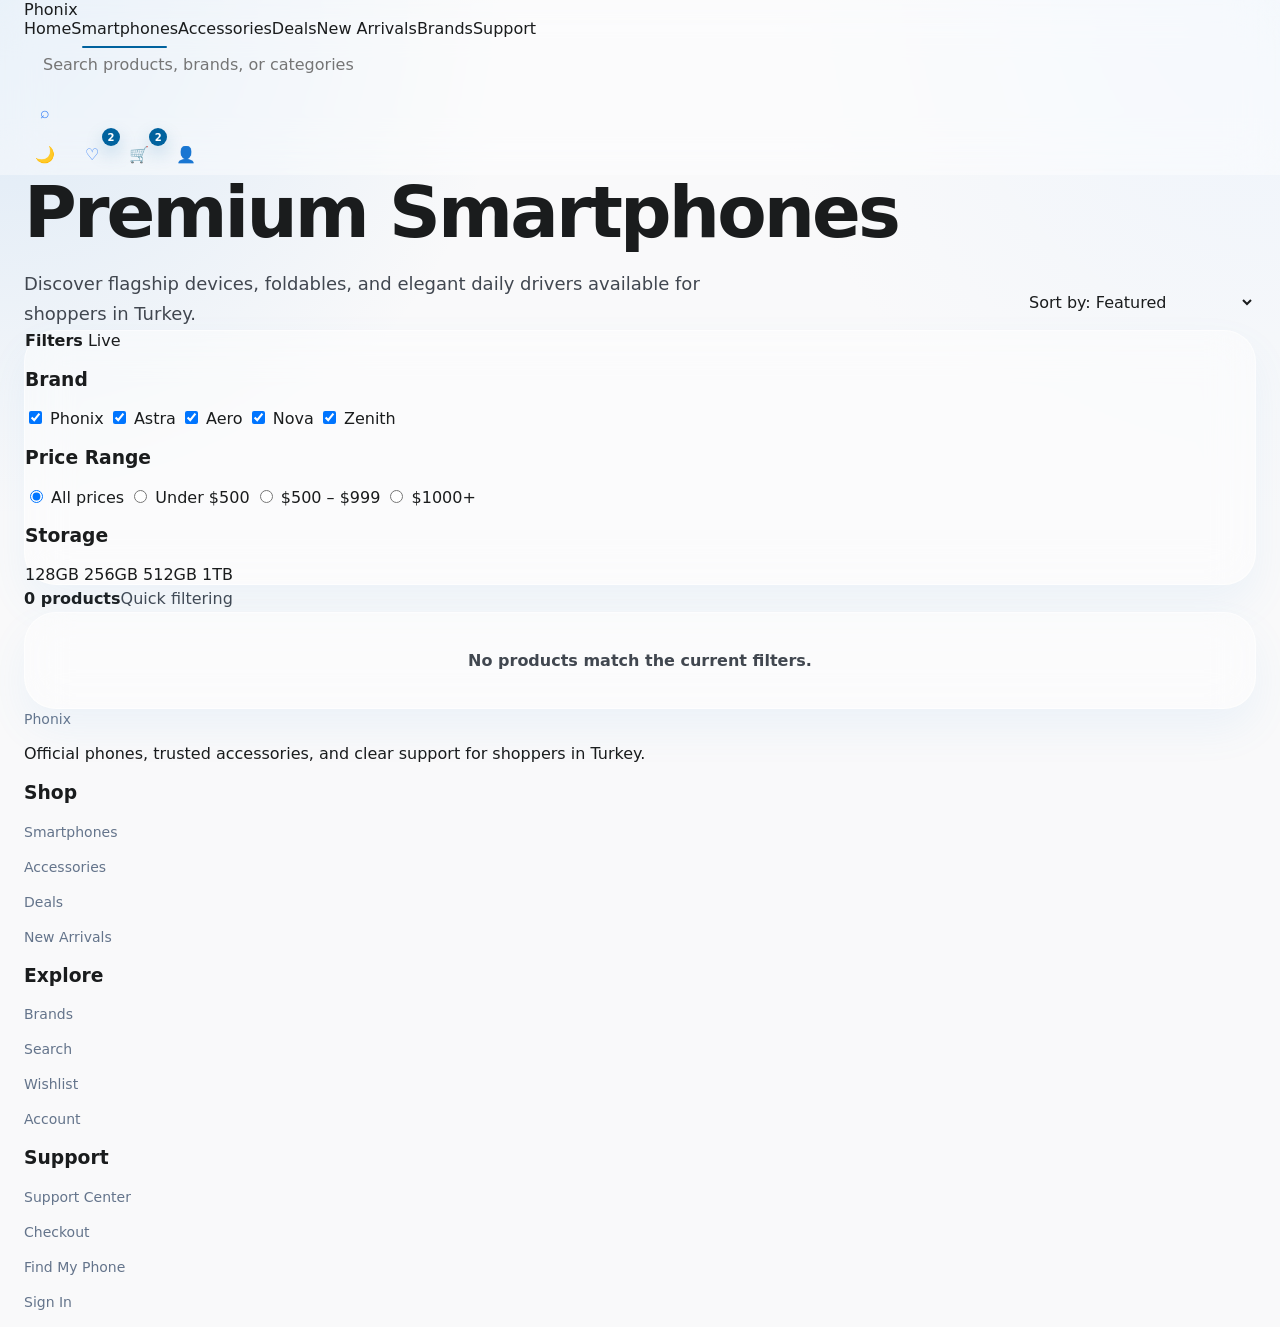
<file: smartphones.html>
<!doctype html>
<html lang="en">
<head>
  <meta charset="utf-8">
  <meta name="viewport" content="width=device-width,initial-scale=1">
  <title>Phonix - Smartphones</title>
  <meta name="description" content="Official phones, accessories, deals, and support for shoppers in Turkey.">
  <link rel="stylesheet" href="assets/css/style.css">
  <script defer src="assets/js/app.js"></script>
</head>
<body data-page="smartphones">
  <div class="site-shell">
    
<header class="topbar">
  <div class="container">
    <div class="topbar-inner">
      <a class="brand" href="index.php">
        <span class="brand-mark" aria-hidden="true"></span>
        <span>Phonix</span>
      </a>
      <nav class="nav-links desktop-nav" aria-label="Primary navigation"><a href="index.php">Home</a><a href="smartphones.html" class="active">Smartphones</a><a href="accessories.html" class="">Accessories</a><a href="deals.html" class="">Deals</a><a href="new-arrivals.html" class="">New Arrivals</a><a href="brands.html" class="">Brands</a><a href="support.html" class="">Support</a></nav>
      <div class="top-actions">
        <form class="search-form-inline js-search-form desktop-only" action="search.html" style="min-width:260px">
          <input type="search" name="q" placeholder="Search products, brands, or categories">
          <button class="icon-btn search-btn" type="submit" aria-label="Search">⌕</button>
        </form>
        <button class="icon-btn js-theme" type="button" title="Toggle theme">🌙</button>
        <a class="icon-btn desktop-only" href="wishlist.html" title="Wishlist" style="position:relative">♡<span class="count js-wishlist-count">0</span></a>
        <a class="icon-btn desktop-only" href="checkout.html" title="Cart" style="position:relative">🛒<span class="count js-cart-count">0</span></a>
        <a class="icon-btn desktop-only" href="account.html" title="Account">👤</a>
        <button class="icon-btn mobile-toggle js-mobile-toggle" type="button" title="Menu">☰</button>
      </div>
    </div>
    <nav class="mobile-nav"><a href="index.php">Home</a><a href="smartphones.html">Smartphones</a><a href="accessories.html">Accessories</a><a href="deals.html">Deals</a><a href="new-arrivals.html">New Arrivals</a><a href="brands.html">Brands</a><a href="support.html">Support</a><a href="wishlist.html">Wishlist</a><a href="auth.html">Sign In</a></nav>
  </div>
</header>
<div class="js-toast" style="position:fixed;left:50%;transform:translateX(-50%);bottom:22px;z-index:200;background:var(--text);color:var(--bg);padding:.85rem 1rem;border-radius:999px;display:none"></div>

    <main>
<section class="container">
  <div class="page-head">
    <div>
      <h1>Premium Smartphones</h1>
      <p>Discover flagship devices, foldables, and elegant daily drivers available for shoppers in Turkey.</p>
    </div>
    <div style="min-width:250px">
      <select id="sort" class="select">
        <option value="featured">Sort by: Featured</option>
        <option value="price-asc">Price: Low to High</option>
        <option value="price-desc">Price: High to Low</option>
        <option value="name">Name</option>
      </select>
    </div>
  </div>
  <div class="layout-sidebar">
    
<aside class="card filter-box">
  <div class="sort-line">
    <strong>Filters</strong>
    <span class="kbd">Live</span>
  </div>
  <div class="filter-group">
    <h3>Brand</h3>
    <div class="filter-list">
      <label class="check"><input type="checkbox" name="brand" value="Phonix" checked> Phonix</label>
      <label class="check"><input type="checkbox" name="brand" value="Astra" checked> Astra</label>
      <label class="check"><input type="checkbox" name="brand" value="Aero" checked> Aero</label>
      <label class="check"><input type="checkbox" name="brand" value="Nova" checked> Nova</label>
      <label class="check"><input type="checkbox" name="brand" value="Zenith" checked> Zenith</label>
    </div>
  </div>
  <div class="filter-group">
    <h3>Price Range</h3>
    <div class="filter-list">
      <label class="check"><input type="radio" name="price" value="all" checked> All prices</label>
      <label class="check"><input type="radio" name="price" value="under-500"> Under $500</label>
      <label class="check"><input type="radio" name="price" value="500-999"> $500 – $999</label>
      <label class="check"><input type="radio" name="price" value="1000+"> $1000+</label>
    </div>
  </div>
  <div class="filter-group">
    <h3>Storage</h3>
    <div class="inline-pills">
      <span class="pill active">128GB</span>
      <span class="pill">256GB</span>
      <span class="pill">512GB</span>
      <span class="pill">1TB</span>
    </div>
  </div>
</aside>

    <section>
      <div class="sort-line"><strong id="listing-count">0 products</strong><span class="muted">Quick filtering</span></div>
      <div id="listing-grid" class="product-grid"></div>
    </section>
  </div>
</section>
</main>
    
<footer class="footer">
  <div class="container footer-grid">
    <div>
      <a class="brand footer-brand" href="index.php">
        <span class="brand-mark" aria-hidden="true"></span>
        <span>Phonix</span>
      </a>
      <p class="footer-copy">Official phones, trusted accessories, and clear support for shoppers in Turkey.</p>
    </div>
    <div>
      <h3>Shop</h3>
      <p><a href="smartphones.html">Smartphones</a></p>
      <p><a href="accessories.html">Accessories</a></p>
      <p><a href="deals.html">Deals</a></p>
      <p><a href="new-arrivals.html">New Arrivals</a></p>
    </div>
    <div>
      <h3>Explore</h3>
      <p><a href="brands.html">Brands</a></p>
      <p><a href="search.html">Search</a></p>
      <p><a href="wishlist.html">Wishlist</a></p>
      <p><a href="account.html">Account</a></p>
    </div>
    <div>
      <h3>Support</h3>
      <p><a href="support.html">Support Center</a></p>
      <p><a href="checkout.html">Checkout</a></p>
      <p><a href="phone-finder.php">Find My Phone</a></p>
      <p><a href="auth.html">Sign In</a></p>
    </div>
  </div>
</footer>

  </div>
</body>
</html>
</file>
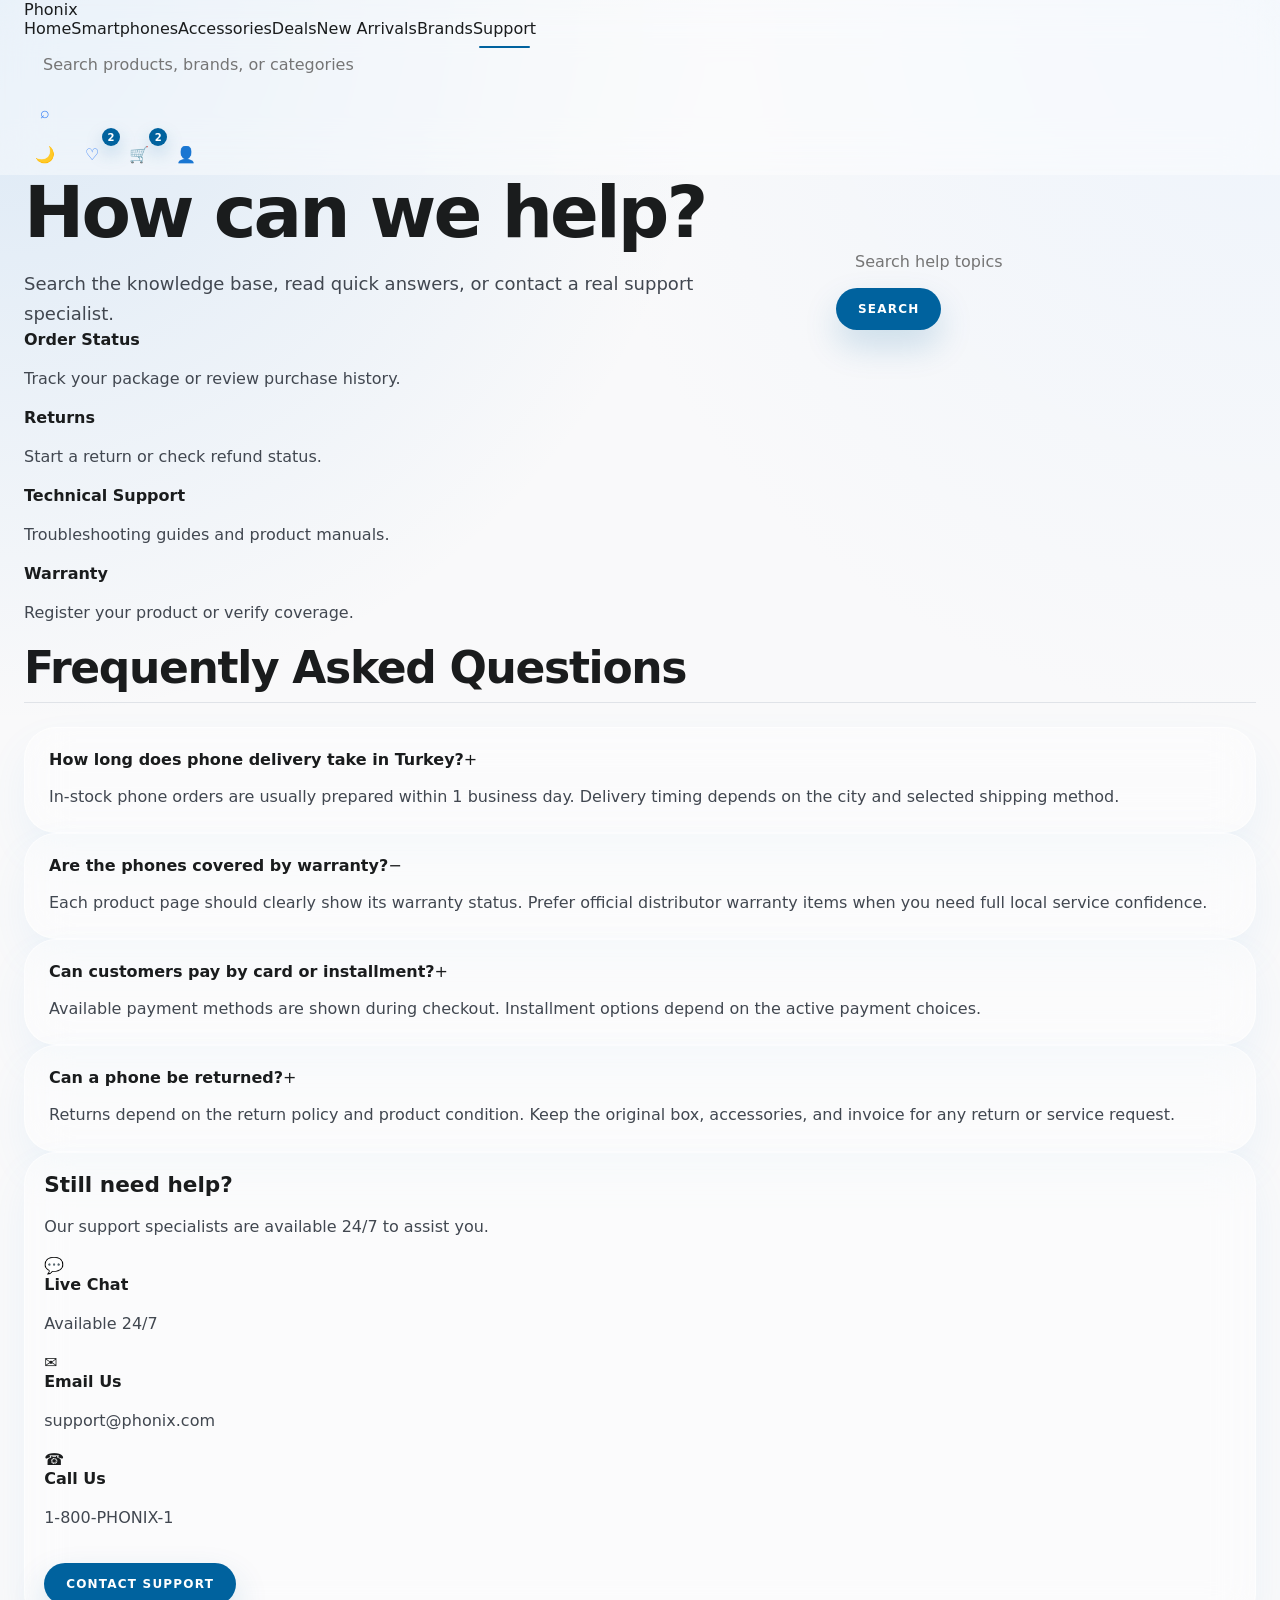
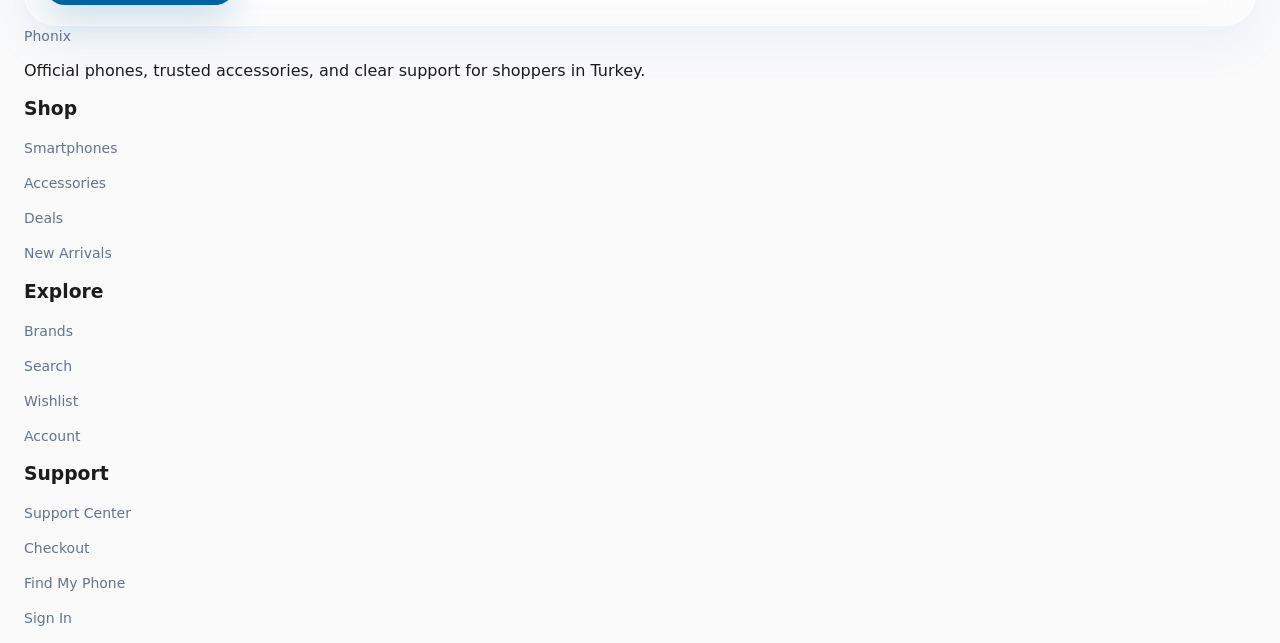
<file: support.html>
<!doctype html>
<html lang="en">
<head>
  <meta charset="utf-8">
  <meta name="viewport" content="width=device-width,initial-scale=1">
  <title>Phonix - Support Center</title>
  <meta name="description" content="Official phones, accessories, deals, and support for shoppers in Turkey.">
  <link rel="stylesheet" href="assets/css/style.css">
  <script defer src="assets/js/app.js"></script>
</head>
<body data-page="support">
  <div class="site-shell">
    
<header class="topbar">
  <div class="container">
    <div class="topbar-inner">
      <a class="brand" href="index.php">
        <span class="brand-mark" aria-hidden="true"></span>
        <span>Phonix</span>
      </a>
      <nav class="nav-links desktop-nav" aria-label="Primary navigation"><a href="index.php">Home</a><a href="smartphones.html" class="">Smartphones</a><a href="accessories.html" class="">Accessories</a><a href="deals.html" class="">Deals</a><a href="new-arrivals.html" class="">New Arrivals</a><a href="brands.html" class="">Brands</a><a href="support.html" class="active">Support</a></nav>
      <div class="top-actions">
        <form class="search-form-inline js-search-form desktop-only" action="search.html" style="min-width:260px">
          <input type="search" name="q" placeholder="Search products, brands, or categories">
          <button class="icon-btn search-btn" type="submit" aria-label="Search">⌕</button>
        </form>
        <button class="icon-btn js-theme" type="button" title="Toggle theme">🌙</button>
        <a class="icon-btn desktop-only" href="wishlist.html" title="Wishlist" style="position:relative">♡<span class="count js-wishlist-count">0</span></a>
        <a class="icon-btn desktop-only" href="checkout.html" title="Cart" style="position:relative">🛒<span class="count js-cart-count">0</span></a>
        <a class="icon-btn desktop-only" href="account.html" title="Account">👤</a>
        <button class="icon-btn mobile-toggle js-mobile-toggle" type="button" title="Menu">☰</button>
      </div>
    </div>
    <nav class="mobile-nav"><a href="index.php">Home</a><a href="smartphones.html">Smartphones</a><a href="accessories.html">Accessories</a><a href="deals.html">Deals</a><a href="new-arrivals.html">New Arrivals</a><a href="brands.html">Brands</a><a href="support.html">Support</a><a href="wishlist.html">Wishlist</a><a href="auth.html">Sign In</a></nav>
  </div>
</header>
<div class="js-toast" style="position:fixed;left:50%;transform:translateX(-50%);bottom:22px;z-index:200;background:var(--text);color:var(--bg);padding:.85rem 1rem;border-radius:999px;display:none"></div>

    <main>
<section class="container">
  <div class="page-head">
    <div>
      <h1>How can we help?</h1>
      <p>Search the knowledge base, read quick answers, or contact a real support specialist.</p>
    </div>
    <form class="search-form-inline js-search-form" style="width:min(100%,420px)">
      <input type="search" name="q" placeholder="Search help topics">
      <button class="primary-btn" type="submit">Search</button>
    </form>
  </div>
  <div class="support-grid">
    <article class="support-option"><strong>Order Status</strong><p class="muted">Track your package or review purchase history.</p></article>
    <article class="support-option"><strong>Returns</strong><p class="muted">Start a return or check refund status.</p></article>
    <article class="support-option"><strong>Technical Support</strong><p class="muted">Troubleshooting guides and product manuals.</p></article>
    <article class="support-option"><strong>Warranty</strong><p class="muted">Register your product or verify coverage.</p></article>
  </div>
  <div class="faq-layout">
    <section>
      <div class="section-head"><div><h2>Frequently Asked Questions</h2></div></div>
      <div id="faq-list" class="helper-grid"></div>
    </section>
    <aside class="card" style="padding:1.2rem;height:max-content">
      <h3 style="font-size:1.35rem;margin:0 0 .5rem">Still need help?</h3>
      <p class="muted">Our support specialists are available 24/7 to assist you.</p>
      <div class="helper-grid" style="margin-top:1rem">
        <div class="benefit"><div class="benefit-icon">💬</div><div><strong>Live Chat</strong><p class="muted">Available 24/7</p></div></div>
        <div class="benefit"><div class="benefit-icon">✉</div><div><strong>Email Us</strong><p class="muted">support@phonix.com</p></div></div>
        <div class="benefit"><div class="benefit-icon">☎</div><div><strong>Call Us</strong><p class="muted">1-800-PHONIX-1</p></div></div>
      </div>
      <a class="primary-btn" href="auth.html" style="display:inline-block;margin-top:1rem">Contact Support</a>
    </aside>
  </div>
</section>
</main>
    
<footer class="footer">
  <div class="container footer-grid">
    <div>
      <a class="brand footer-brand" href="index.php">
        <span class="brand-mark" aria-hidden="true"></span>
        <span>Phonix</span>
      </a>
      <p class="footer-copy">Official phones, trusted accessories, and clear support for shoppers in Turkey.</p>
    </div>
    <div>
      <h3>Shop</h3>
      <p><a href="smartphones.html">Smartphones</a></p>
      <p><a href="accessories.html">Accessories</a></p>
      <p><a href="deals.html">Deals</a></p>
      <p><a href="new-arrivals.html">New Arrivals</a></p>
    </div>
    <div>
      <h3>Explore</h3>
      <p><a href="brands.html">Brands</a></p>
      <p><a href="search.html">Search</a></p>
      <p><a href="wishlist.html">Wishlist</a></p>
      <p><a href="account.html">Account</a></p>
    </div>
    <div>
      <h3>Support</h3>
      <p><a href="support.html">Support Center</a></p>
      <p><a href="checkout.html">Checkout</a></p>
      <p><a href="phone-finder.php">Find My Phone</a></p>
      <p><a href="auth.html">Sign In</a></p>
    </div>
  </div>
</footer>

  </div>
</body>
</html>
</file>
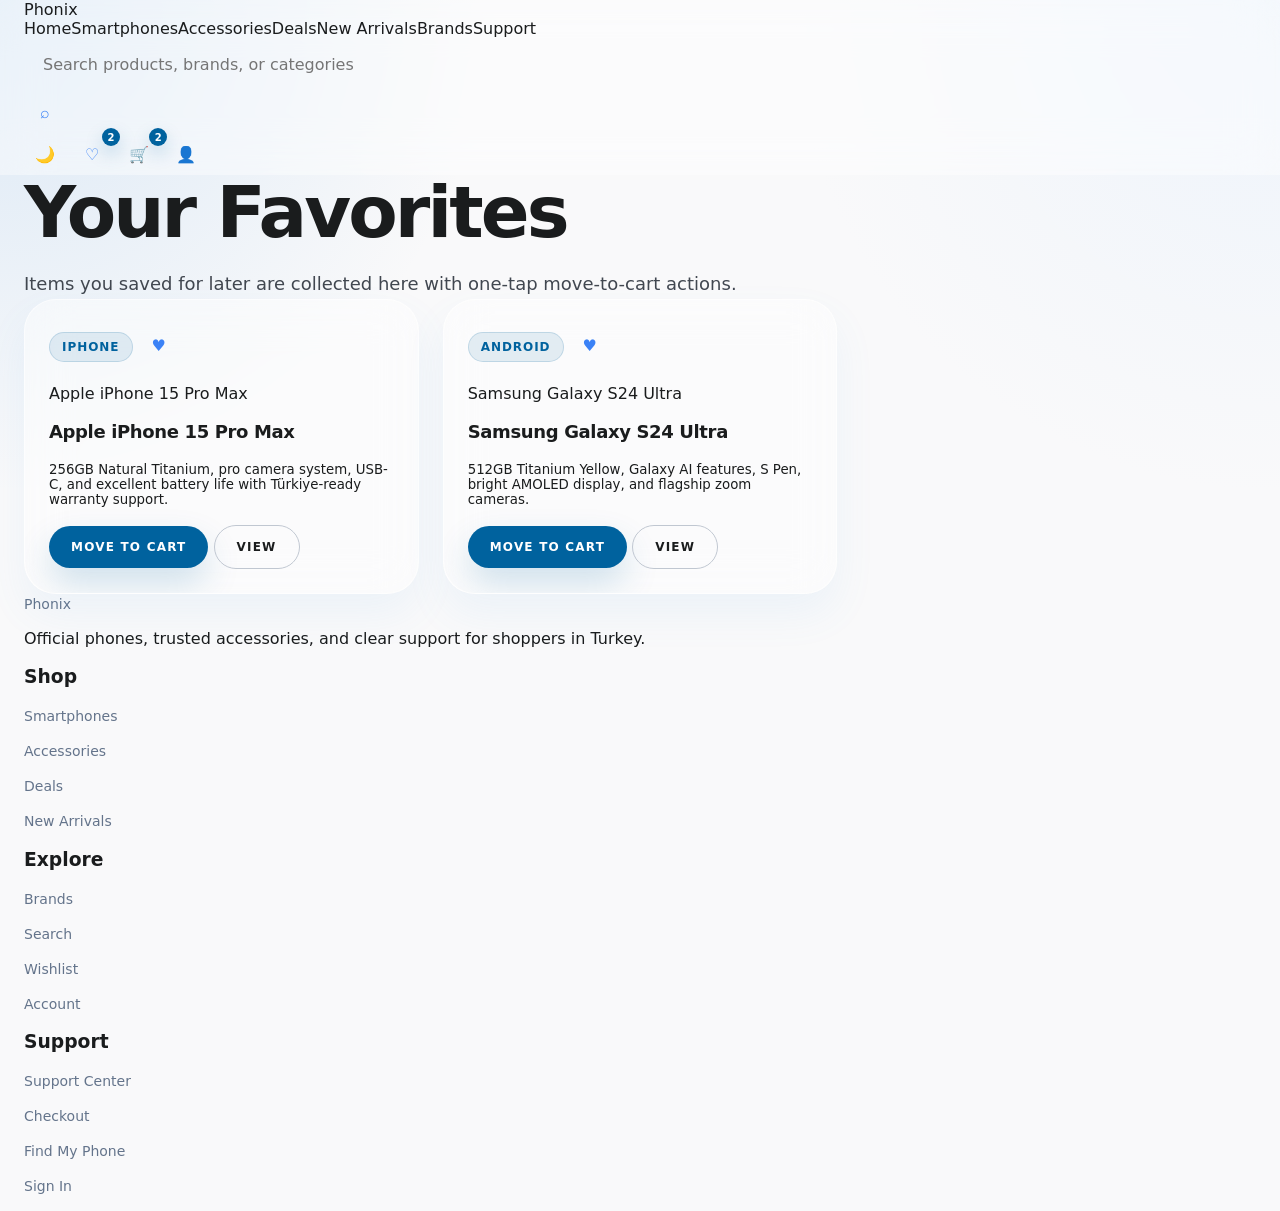
<file: wishlist.html>
<!doctype html>
<html lang="en">
<head>
  <meta charset="utf-8">
  <meta name="viewport" content="width=device-width,initial-scale=1">
  <title>Phonix - Wishlist</title>
  <meta name="description" content="Official phones, accessories, deals, and support for shoppers in Turkey.">
  <link rel="stylesheet" href="assets/css/style.css">
  <script defer src="assets/js/app.js"></script>
</head>
<body data-page="wishlist">
  <div class="site-shell">
    
<header class="topbar">
  <div class="container">
    <div class="topbar-inner">
      <a class="brand" href="index.php">
        <span class="brand-mark" aria-hidden="true"></span>
        <span>Phonix</span>
      </a>
      <nav class="nav-links desktop-nav" aria-label="Primary navigation"><a href="index.php">Home</a><a href="smartphones.html" class="">Smartphones</a><a href="accessories.html" class="">Accessories</a><a href="deals.html" class="">Deals</a><a href="new-arrivals.html" class="">New Arrivals</a><a href="brands.html" class="">Brands</a><a href="support.html" class="">Support</a></nav>
      <div class="top-actions">
        <form class="search-form-inline js-search-form desktop-only" action="search.html" style="min-width:260px">
          <input type="search" name="q" placeholder="Search products, brands, or categories">
          <button class="icon-btn search-btn" type="submit" aria-label="Search">⌕</button>
        </form>
        <button class="icon-btn js-theme" type="button" title="Toggle theme">🌙</button>
        <a class="icon-btn desktop-only" href="wishlist.html" title="Wishlist" style="position:relative">♡<span class="count js-wishlist-count">0</span></a>
        <a class="icon-btn desktop-only" href="checkout.html" title="Cart" style="position:relative">🛒<span class="count js-cart-count">0</span></a>
        <a class="icon-btn desktop-only" href="account.html" title="Account">👤</a>
        <button class="icon-btn mobile-toggle js-mobile-toggle" type="button" title="Menu">☰</button>
      </div>
    </div>
    <nav class="mobile-nav"><a href="index.php">Home</a><a href="smartphones.html">Smartphones</a><a href="accessories.html">Accessories</a><a href="deals.html">Deals</a><a href="new-arrivals.html">New Arrivals</a><a href="brands.html">Brands</a><a href="support.html">Support</a><a href="wishlist.html">Wishlist</a><a href="auth.html">Sign In</a></nav>
  </div>
</header>
<div class="js-toast" style="position:fixed;left:50%;transform:translateX(-50%);bottom:22px;z-index:200;background:var(--text);color:var(--bg);padding:.85rem 1rem;border-radius:999px;display:none"></div>

    <main>
<section class="container">
  <div class="page-head">
    <div>
      <h1>Your Favorites</h1>
      <p>Items you saved for later are collected here with one-tap move-to-cart actions.</p>
    </div>
  </div>
  <div id="wishlist-grid" class="grid-3"></div>
</section>
</main>
    
<footer class="footer">
  <div class="container footer-grid">
    <div>
      <a class="brand footer-brand" href="index.php">
        <span class="brand-mark" aria-hidden="true"></span>
        <span>Phonix</span>
      </a>
      <p class="footer-copy">Official phones, trusted accessories, and clear support for shoppers in Turkey.</p>
    </div>
    <div>
      <h3>Shop</h3>
      <p><a href="smartphones.html">Smartphones</a></p>
      <p><a href="accessories.html">Accessories</a></p>
      <p><a href="deals.html">Deals</a></p>
      <p><a href="new-arrivals.html">New Arrivals</a></p>
    </div>
    <div>
      <h3>Explore</h3>
      <p><a href="brands.html">Brands</a></p>
      <p><a href="search.html">Search</a></p>
      <p><a href="wishlist.html">Wishlist</a></p>
      <p><a href="account.html">Account</a></p>
    </div>
    <div>
      <h3>Support</h3>
      <p><a href="support.html">Support Center</a></p>
      <p><a href="checkout.html">Checkout</a></p>
      <p><a href="phone-finder.php">Find My Phone</a></p>
      <p><a href="auth.html">Sign In</a></p>
    </div>
  </div>
</footer>

  </div>
</body>
</html>
</file>
<file: assets/css/style.css>
:root{
  --background:#f9f9fa;
  --surface:#f9f9fa;
  --surface-bright:#f9f9fa;
  --surface-container-lowest:#ffffff;
  --surface-container-low:#f3f3f4;
  --surface-container:#eeeeef;
  --surface-container-high:#e8e8e9;
  --surface-container-highest:#e2e2e3;
  --surface-variant:#e2e2e3;
  --on-background:#1a1c1d;
  --on-surface:#1a1c1d;
  --on-surface-variant:#414750;
  --outline:#717881;
  --outline-variant:#c0c7d1;
  --primary:#00629e;
  --surface-tint:#00629e;
  --primary-container:#5ea3e3;
  --primary-fixed:#cfe5ff;
  --primary-fixed-dim:#99cbff;
  --secondary:#585f66;
  --on-primary:#ffffff;
  --glass:rgba(255,255,255,.42);
  --glass-strong:rgba(255,255,255,.62);
  --glass-border:rgba(255,255,255,.56);
  --shadow:0 20px 40px rgba(94,163,227,.08);
  --shadow-strong:0 30px 60px rgba(94,163,227,.14);
  --container:1280px;
}
:root.dark{
  --background:#0f172a;
  --surface:#0f172a;
  --surface-bright:#111827;
  --surface-container-lowest:#111827;
  --surface-container-low:#162033;
  --surface-container:#1d293d;
  --surface-container-high:#243149;
  --surface-container-highest:#2b3a55;
  --surface-variant:#334155;
  --on-background:#f8fafc;
  --on-surface:#f8fafc;
  --on-surface-variant:#cbd5e1;
  --outline:#94a3b8;
  --outline-variant:#475569;
  --primary:#99cbff;
  --surface-tint:#99cbff;
  --primary-container:#1d4ed8;
  --primary-fixed:#1e3a8a;
  --primary-fixed-dim:#2563eb;
  --secondary:#cbd5e1;
  --glass:rgba(15,23,42,.46);
  --glass-strong:rgba(15,23,42,.68);
  --glass-border:rgba(148,163,184,.20);
  --shadow:0 20px 40px rgba(0,0,0,.22);
  --shadow-strong:0 30px 60px rgba(0,0,0,.36);
}
*{box-sizing:border-box}
html{scroll-behavior:smooth}
body{
  margin:0;
  font-family:Manrope,ui-sans-serif,system-ui,-apple-system,Segoe UI,Roboto,Arial,sans-serif;
  background:
    radial-gradient(circle at top left, rgba(94,163,227,.20), transparent 28%),
    radial-gradient(circle at top right, rgba(207,229,255,.28), transparent 28%),
    var(--background);
  color:var(--on-background);
  min-height:100vh;
}
:root.dark body{
  background:
    radial-gradient(circle at top left, rgba(59,130,246,.20), transparent 28%),
    radial-gradient(circle at top right, rgba(56,189,248,.11), transparent 28%),
    var(--background);
}
a{color:inherit;text-decoration:none}
button,input,select,textarea{font:inherit}
button{cursor:pointer}
img{max-width:100%;display:block}
.material-symbols-outlined{font-variation-settings:'FILL' 0,'wght' 300,'GRAD' 0,'opsz' 24;line-height:1}
.site-shell{min-height:100vh;display:flex;flex-direction:column}
main{flex:1}
.container{width:min(calc(100% - 3rem),var(--container));margin-inline:auto}
.topbar{background:var(--glass)!important;border-color:var(--glass-border)!important;backdrop-filter:blur(24px);-webkit-backdrop-filter:blur(24px)}
.brand{font-family:Manrope,system-ui,sans-serif}
.nav-links a{position:relative;white-space:nowrap}
.nav-links a.active{color:var(--on-surface)!important}
.nav-links a.active::after{content:"";position:absolute;left:10%;right:10%;bottom:-10px;height:2px;border-radius:999px;background:var(--primary)}
.top-actions .icon-btn,.icon-btn{
  position:relative;
  display:inline-grid;
  place-items:center;
  width:42px;
  height:42px;
  border:0;
  border-radius:999px;
  background:transparent;
  color:#3b82f6;
  transition:opacity .25s ease, transform .25s ease, background .25s ease;
}
.top-actions .icon-btn:hover,.icon-btn:hover{opacity:.8;transform:scale(.96)}
.icon-btn .count,.cart-badge .count{
  position:absolute;top:-5px;right:-7px;min-width:18px;height:18px;padding:0 5px;border-radius:999px;background:var(--primary);color:#fff;font-size:10px;font-weight:800;display:grid;place-items:center;box-shadow:0 8px 18px rgba(0,98,158,.22)
}
.mobile-toggle{display:none!important}
.mobile-nav{display:none;padding:0 0 20px;grid-template-columns:repeat(2,minmax(0,1fr));gap:10px}
.mobile-nav.open{display:grid}
.mobile-nav a{padding:12px 14px;border-radius:999px;background:var(--glass);border:1px solid var(--glass-border);color:var(--on-surface-variant);font-size:14px;font-weight:700;text-align:center;backdrop-filter:blur(16px)}
.footer a{color:#64748b;font-size:14px;transition:color .2s ease, transform .2s ease, opacity .2s ease}
:root.dark .footer a{color:#94a3b8}
.footer a:hover{color:#3b82f6;transform:translateX(4px);opacity:.78}
.footer-heading{font-size:12px;text-transform:uppercase;letter-spacing:.12em;color:var(--on-surface);font-weight:800;margin:0 0 4px}
.section{padding:56px 0}
.section:first-child{padding-top:88px}
.page-head{display:flex;align-items:flex-end;justify-content:space-between;gap:24px}
.compact-head{max-width:900px;margin-inline:auto;text-align:center;display:block}
.page-head h1,.section h1{
  margin:0;
  color:var(--on-surface);
  font-size:clamp(44px,6vw,72px);
  line-height:1.05;
  letter-spacing:-.04em;
  font-weight:800;
}
.page-head p,.section-head p,.muted{color:var(--on-surface-variant);line-height:1.7;font-size:16px}
.page-head p{max-width:760px;margin:18px 0 0;font-size:18px}
.compact-head p{margin-inline:auto}
.breadcrumbs{display:inline-flex;align-items:center;gap:8px;margin-bottom:18px;color:var(--primary);font-size:12px;font-weight:800;letter-spacing:.12em;text-transform:uppercase}
.breadcrumbs a{color:var(--on-surface-variant)}
.breadcrumbs a:hover{color:var(--primary)}
.card,.glass-panel,.product-card,.stats-card,.empty-state,.search-hero,.store-item,.faq-item{
  background:var(--glass);
  backdrop-filter:blur(22px);
  -webkit-backdrop-filter:blur(22px);
  border:1px solid var(--glass-border);
  border-radius:32px;
  box-shadow:var(--shadow);
}
.card:hover,.product-card:hover,.stats-card:hover{box-shadow:var(--shadow-strong)}
.grid-2{display:grid;grid-template-columns:repeat(2,minmax(0,1fr));gap:24px}
.grid-3{display:grid;grid-template-columns:repeat(3,minmax(0,1fr));gap:24px}
.stats-row{display:grid;grid-template-columns:repeat(3,minmax(0,1fr));gap:24px}
.stats-card{padding:28px}
.stats-card h3{margin:0 0 10px;font-size:22px;line-height:1.25;color:var(--on-surface);font-weight:700;letter-spacing:-.02em}
.stats-card strong{display:block;font-size:46px;line-height:1.1;color:var(--primary);letter-spacing:-.04em}
.stats-card p{margin:0;color:var(--on-surface-variant);line-height:1.7}
.section-head{display:flex;align-items:flex-end;justify-content:space-between;gap:20px;margin-bottom:24px;padding-bottom:10px;border-bottom:1px solid rgba(192,199,209,.45)}
.section-head h2{margin:0;color:var(--on-surface);font-size:clamp(28px,4vw,44px);line-height:1.12;letter-spacing:-.03em;font-weight:700}
.small{font-size:12px;text-transform:uppercase;letter-spacing:.12em;font-weight:800;color:var(--primary);margin-bottom:8px}
.badge{
  display:inline-flex;align-items:center;justify-content:center;gap:6px;
  border-radius:999px;
  padding:7px 12px;
  background:rgba(0,98,158,.10);
  color:var(--primary);
  border:1px solid rgba(0,98,158,.16);
  font-size:12px;
  font-weight:800;
  letter-spacing:.08em;
  text-transform:uppercase;
}
.primary-btn,.outline-btn,.ghost-btn,.chip-btn{
  display:inline-flex;align-items:center;justify-content:center;gap:8px;border-radius:999px;border:0;white-space:nowrap;transition:opacity .22s ease, transform .22s ease, background .22s ease, border-color .22s ease;color:inherit;text-decoration:none;font-size:12px;font-weight:800;letter-spacing:.1em;text-transform:uppercase;line-height:1;padding:15px 22px;
}
.primary-btn{background:linear-gradient(90deg,var(--primary),var(--surface-tint));color:#fff;box-shadow:0 16px 34px rgba(0,98,158,.18)}
.primary-btn:disabled,.outline-btn:disabled,.is-disabled-buy{opacity:.58;cursor:not-allowed;filter:saturate(.45)}
.primary-btn:disabled:hover,.outline-btn:disabled:hover,.is-disabled-buy:hover{transform:none;opacity:.58}
.primary-btn:hover,.outline-btn:hover,.ghost-btn:hover,.chip-btn:hover{transform:translateY(-1px);opacity:.9}
.outline-btn{background:transparent;color:var(--on-surface);border:1px solid var(--outline-variant)}
.ghost-btn{background:transparent;color:var(--primary)}
.chip-btn{background:rgba(0,98,158,.10);color:var(--primary);border:1px solid rgba(0,98,158,.12)}
.product-grid{display:grid;grid-template-columns:repeat(4,minmax(0,1fr));gap:24px}
.product-grid-wide{grid-template-columns:repeat(3,minmax(0,1fr))}
.product-card{padding:24px;display:flex;flex-direction:column;gap:18px;transition:transform .3s ease, box-shadow .3s ease;overflow:hidden}
.product-card:hover{transform:translateY(-6px)}
.product-top{display:flex;align-items:center;justify-content:space-between;gap:12px;min-height:42px}
.product-image-frame{display:flex;align-items:center;justify-content:center;aspect-ratio:4/3;border-radius:24px;background:var(--surface-bright);overflow:hidden;position:relative}
.product-image-frame::before{content:"";position:absolute;inset:18%;border-radius:999px;background:linear-gradient(135deg,rgba(207,229,255,.55),transparent);filter:blur(24px)}
.product-image-frame img{position:relative;z-index:1;width:75%;height:75%;object-fit:contain;filter:drop-shadow(0 18px 30px rgba(15,23,42,.13));transition:transform .45s ease}
.product-card:hover .product-image-frame img{transform:scale(1.08)}
.product-meta{display:grid;gap:6px;color:var(--on-surface-variant);line-height:1.55;flex:1}
.product-meta small{color:var(--on-surface-variant);font-size:13px;line-height:1.55}
.product-title{color:var(--on-surface);font-size:18px;line-height:1.25;font-weight:800;letter-spacing:-.02em}
.price-row{display:flex;align-items:center;justify-content:space-between;gap:14px;color:var(--on-surface)}
.price-row strong{font-size:19px;color:var(--on-surface)}
.price-row s{color:var(--on-surface-variant);font-size:14px;margin-inline-end:8px}
.search-hero{padding:10px;display:flex;align-items:center;gap:10px;border-radius:999px;max-width:860px;margin-inline:auto}
.search-hero input,.search-hero select,input[type="search"],input[type="text"],input[type="email"],input[type="password"],input[type="number"],select,textarea{
  width:100%;border:1px solid transparent;outline:0;border-radius:999px;background:transparent;color:var(--on-surface);padding:16px 18px;box-shadow:none;
}
textarea{border-radius:22px;min-height:120px;background:var(--glass-strong)}
.search-hero input:focus,input:focus,select:focus,textarea:focus{border-color:rgba(0,98,158,.22);box-shadow:0 0 0 4px rgba(0,98,158,.08)}
.empty-state{padding:34px;text-align:center;color:var(--on-surface-variant);font-weight:600;line-height:1.7}
.store-list{display:grid;gap:18px}
.store-item{display:grid;grid-template-columns:170px 1fr;gap:22px;padding:20px;align-items:center}
.store-item-media{display:flex;align-items:center;justify-content:center;aspect-ratio:1;border-radius:26px;background:var(--surface-bright);overflow:hidden}
.store-item-media img{width:75%;height:75%;object-fit:contain;filter:drop-shadow(0 14px 26px rgba(15,23,42,.13))}
.store-item-copy{display:grid;gap:14px}
.store-item-top,.store-item-bottom{display:flex;align-items:center;justify-content:space-between;gap:18px}
.store-item-actions{display:flex;align-items:center;gap:10px;flex-wrap:wrap}
.faq-list{display:grid;gap:16px}
.faq-item{padding:22px 24px}
.faq-toggle{display:flex;align-items:center;justify-content:space-between;gap:18px;width:100%;background:transparent;border:0;color:var(--on-surface);padding:0;text-align:left;font-weight:800;font-size:18px}
.faq-content{padding-top:14px;color:var(--on-surface-variant);line-height:1.7}
.brand-grid{display:grid;grid-template-columns:repeat(4,minmax(0,1fr));gap:24px}
.brand-card{min-height:185px;display:flex;align-items:center;justify-content:center;text-align:center;padding:24px}
.brand-mark-text{font-size:32px;letter-spacing:-.04em;font-weight:800;color:var(--on-surface)}
.toast{position:fixed;left:50%;bottom:24px;transform:translateX(-50%) translateY(20px);opacity:0;transition:.25s ease;z-index:200;background:#111827;color:#fff;padding:12px 18px;border-radius:9999px;box-shadow:0 10px 30px rgba(0,0,0,.2);font-size:14px;font-weight:700;pointer-events:none}
.toast.show{opacity:1;transform:translateX(-50%) translateY(0)}
.admin-wrap{display:grid;grid-template-columns:280px 1fr;gap:24px;padding:56px 0}.admin-sidebar{padding:18px;position:sticky;top:104px;height:max-content}.admin-link{display:flex;align-items:center;gap:10px;padding:14px 16px;border-radius:999px;color:var(--on-surface-variant);font-weight:800}.admin-link.active{background:rgba(0,98,158,.10);color:var(--primary)}.admin-main{display:grid;gap:24px}.metrics-grid{display:grid;grid-template-columns:repeat(4,minmax(0,1fr));gap:24px}.metric-card{padding:24px}.metric-card .delta{margin-top:8px;color:#059669;font-size:14px;font-weight:800}
@media (max-width:1100px){.desktop-nav,.desktop-only{display:none!important}.mobile-toggle{display:grid!important}.product-grid,.product-grid-wide,.brand-grid,.grid-3,.metrics-grid{grid-template-columns:repeat(2,minmax(0,1fr))}.page-head{align-items:flex-start;flex-direction:column}.admin-wrap{grid-template-columns:1fr}.admin-sidebar{position:static}}
@media (max-width:720px){.container{width:min(calc(100% - 1.25rem),var(--container))}.section{padding:34px 0}.section:first-child{padding-top:54px}.page-head h1,.section h1{font-size:42px}.page-head p{font-size:16px}.grid-2,.grid-3,.stats-row,.product-grid,.product-grid-wide,.brand-grid,.metrics-grid{grid-template-columns:1fr}.search-hero{border-radius:28px;align-items:stretch;flex-direction:column}.search-hero .primary-btn{width:100%}.store-item{grid-template-columns:1fr}.store-item-top,.store-item-bottom{align-items:flex-start;flex-direction:column}.top-actions{gap:8px}.top-actions .icon-btn,.icon-btn{width:38px;height:38px}.footer{padding-top:56px}.mobile-nav{grid-template-columns:1fr}}

/* Mobile reliability pass across public pages */
html,
body{
  width:100%;
  max-width:100%;
  overflow-x:hidden;
}

body,
button,
input,
select,
textarea{
  -webkit-text-size-adjust:100%;
}

img,
svg,
video,
canvas{
  max-width:100%;
  height:auto;
}

.table-wrap,
.admin-table-wrap,
.checkout-table-wrap,
.order-table-wrap{
  max-width:100%;
  overflow-x:auto;
  -webkit-overflow-scrolling:touch;
}

.product-title,
.page-head h1,
.section h1,
.section-head h2,
.card,
.product-card,
.store-item,
.faq-item,
.empty-state,
.glass-panel{
  min-width:0;
  overflow-wrap:anywhere;
}

@media (max-width: 900px){
  .container{
    width:min(calc(100% - 1.5rem), var(--container));
  }
  .page-head,
  .section-head,
  .store-item-top,
  .store-item-bottom,
  .price-row{
    align-items:flex-start;
  }
  .section-head{
    flex-direction:column;
  }
  .product-card,
  .card,
  .glass-panel,
  .empty-state,
  .faq-item{
    border-radius:26px;
  }
  .admin-wrap{
    padding-top:30px;
  }
}

@media (max-width: 720px){
  .container{
    width:min(calc(100% - 1rem), var(--container));
  }
  .page-head h1,
  .section h1{
    font-size:clamp(36px, 12vw, 48px);
    line-height:1.05;
  }
  .section-head h2{
    font-size:clamp(28px, 10vw, 38px);
  }
  .page-head p,
  .section-head p{
    font-size:15px;
  }
  .product-card{
    padding:18px;
  }
  .product-image-frame{
    border-radius:20px;
  }
  .product-top,
  .price-row,
  .store-item-actions{
    flex-wrap:wrap;
  }
  .primary-btn,
  .outline-btn,
  .ghost-btn,
  .chip-btn{
    min-height:46px;
    white-space:normal;
    text-align:center;
  }
  .product-card .primary-btn,
  .product-card .outline-btn,
  .store-item-actions .primary-btn,
  .store-item-actions .outline-btn,
  .search-hero .primary-btn{
    width:100%;
  }
  .store-item{
    padding:16px;
    border-radius:26px;
  }
  .store-item-media{
    width:min(100%, 320px);
    margin-inline:auto;
  }
  .mobile-nav.open{
    max-height:calc(100vh - 96px);
    overflow:auto;
  }
}

@media (max-width: 420px){
  .top-actions .icon-btn,
  .icon-btn{
    width:34px;
    height:34px;
  }
  .icon-btn .count,
  .cart-badge .count{
    top:-6px;
    right:-6px;
  }
  .product-title{
    font-size:17px;
  }
}
</file>
